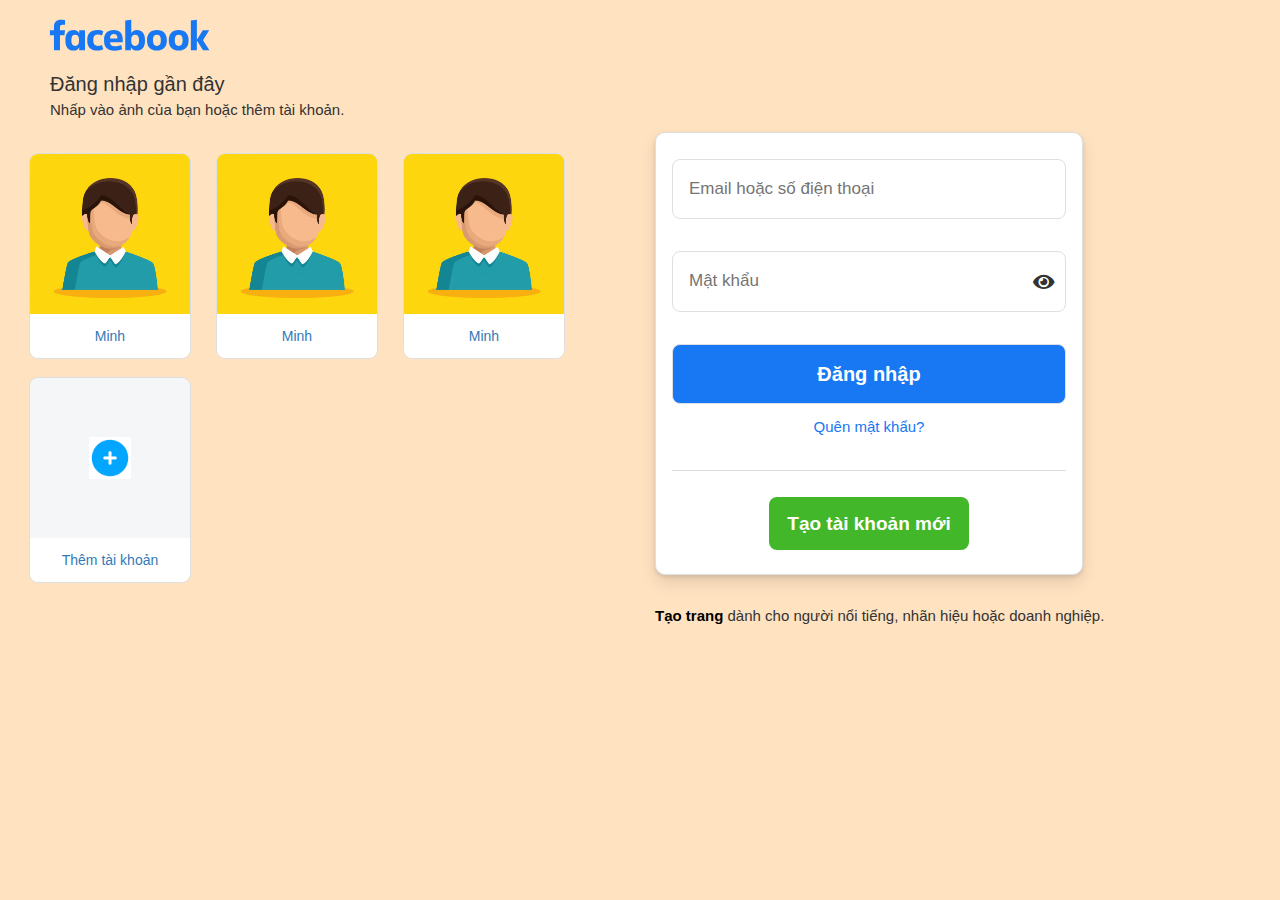
<file: index.html>
<!DOCTYPE html>
<html lang="en">

<head>
    <title>Sub Chat</title>
    <meta charset="utf-8" />
    <meta name="viewport" content="width=device-width, initial-scale=1" />
    <link rel="shortcut icon" href="images/facebook-logo.png" />
    <link rel="stylesheet" href="https://maxcdn.bootstrapcdn.com/bootstrap/3.4.1/css/bootstrap.min.css" />
    <script src="https://ajax.googleapis.com/ajax/libs/jquery/3.5.1/jquery.min.js"></script>
    <script src="https://maxcdn.bootstrapcdn.com/bootstrap/3.4.1/js/bootstrap.min.js"></script>
    <link rel="stylesheet" href="./styles/font/fontawesome-free-5.15.3-web/css/all.css" />
    <link rel="stylesheet" href="styles/index.css" />
    <script src="../javascripts/moment.js"></script>

</head>

<body>
    <div id="header"></div>
    <div class="container-fluid">
        <div id="content"></div>
    </div>
    <div id="footer"></div>
</body>

</html>
<script src="javascripts/user.js"></script>

<script>
    $(document).ready(function() {
        var userId = localStorage.getItem("userId");
        var file = $(location).attr("search").replace("?", "");
        var activeIndex = 0;
        switch (file) {
            default:
                if (userId == null) {
                    file = "login-register";
                } else {
                    file = "home";
                }
        }
        $("#content").load(`pages/${file}.html`);
        if (userId !== null) {
            document.getElementById("content").classList.add("content");
            $("#header").load(`pages/shared/header.html`);
            $("#footer").load(`pages/shared/footer.html`);
        }
    });
</script>
</file>
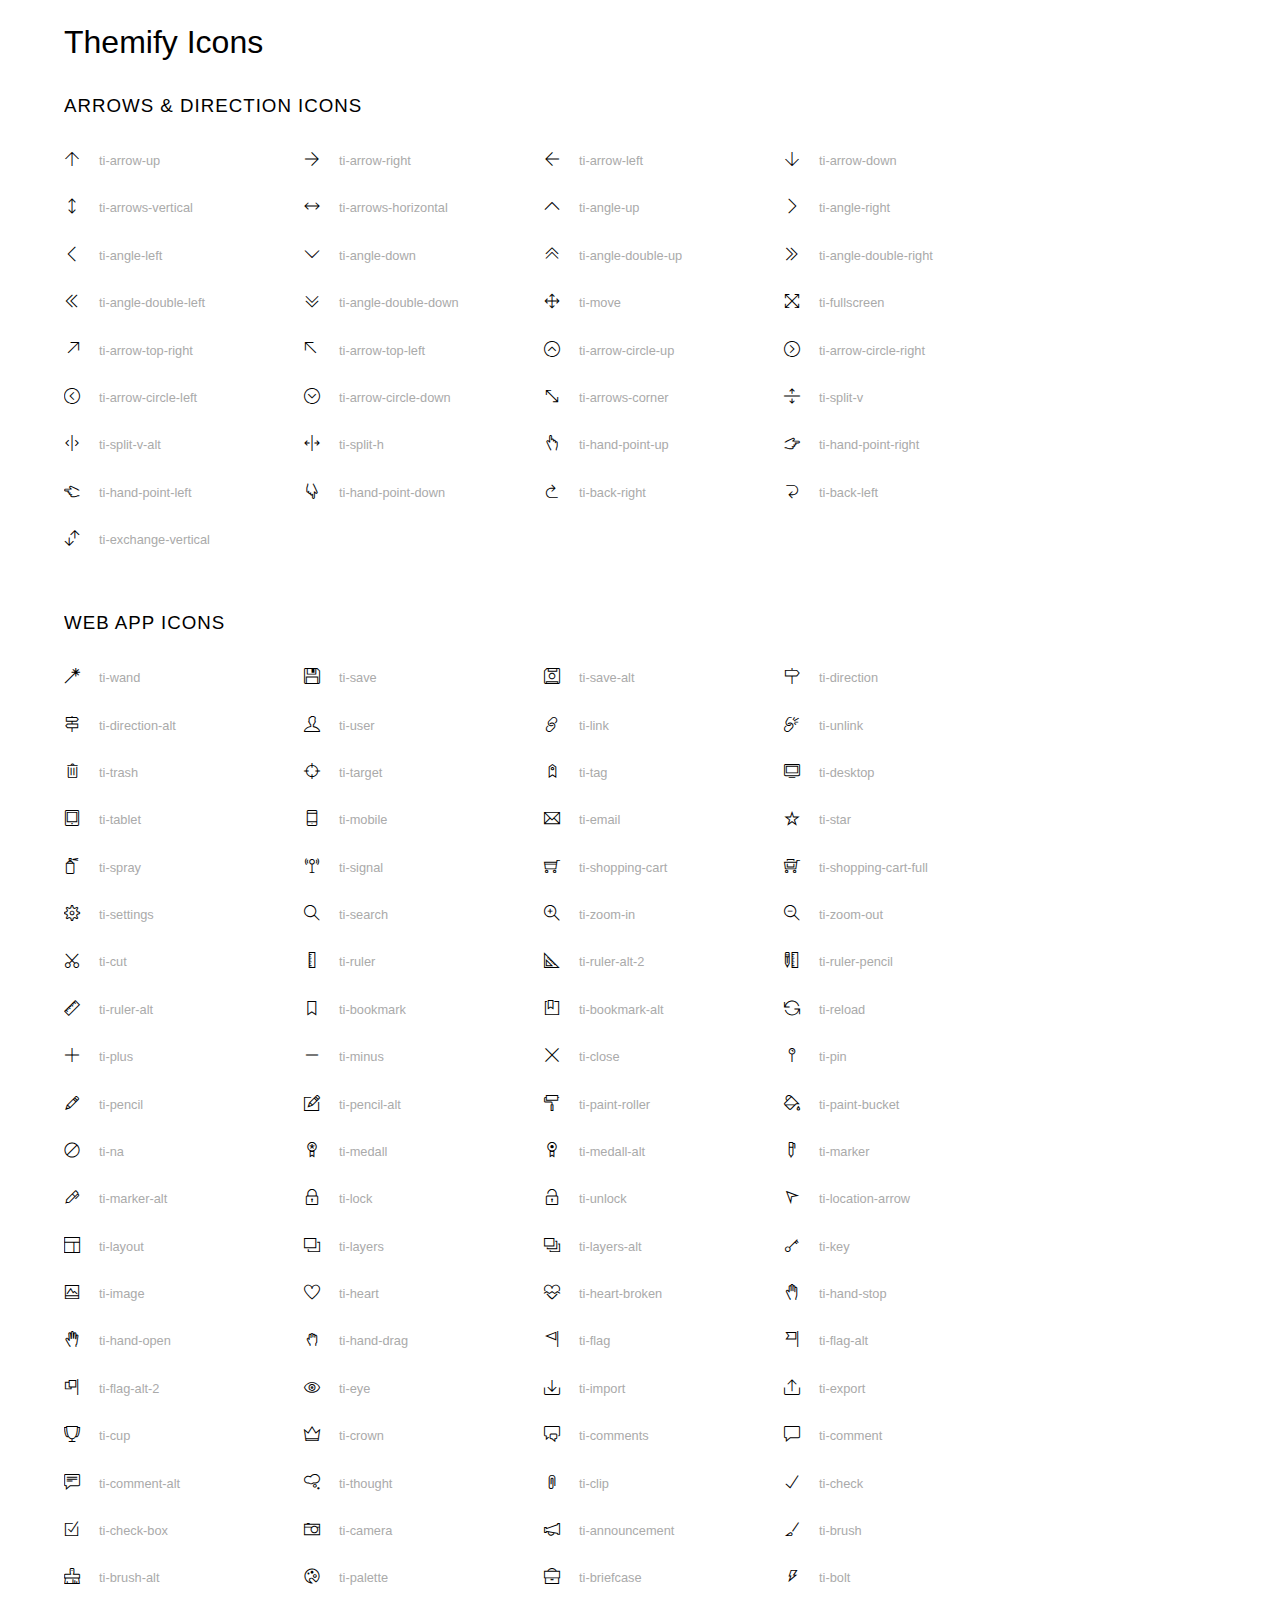
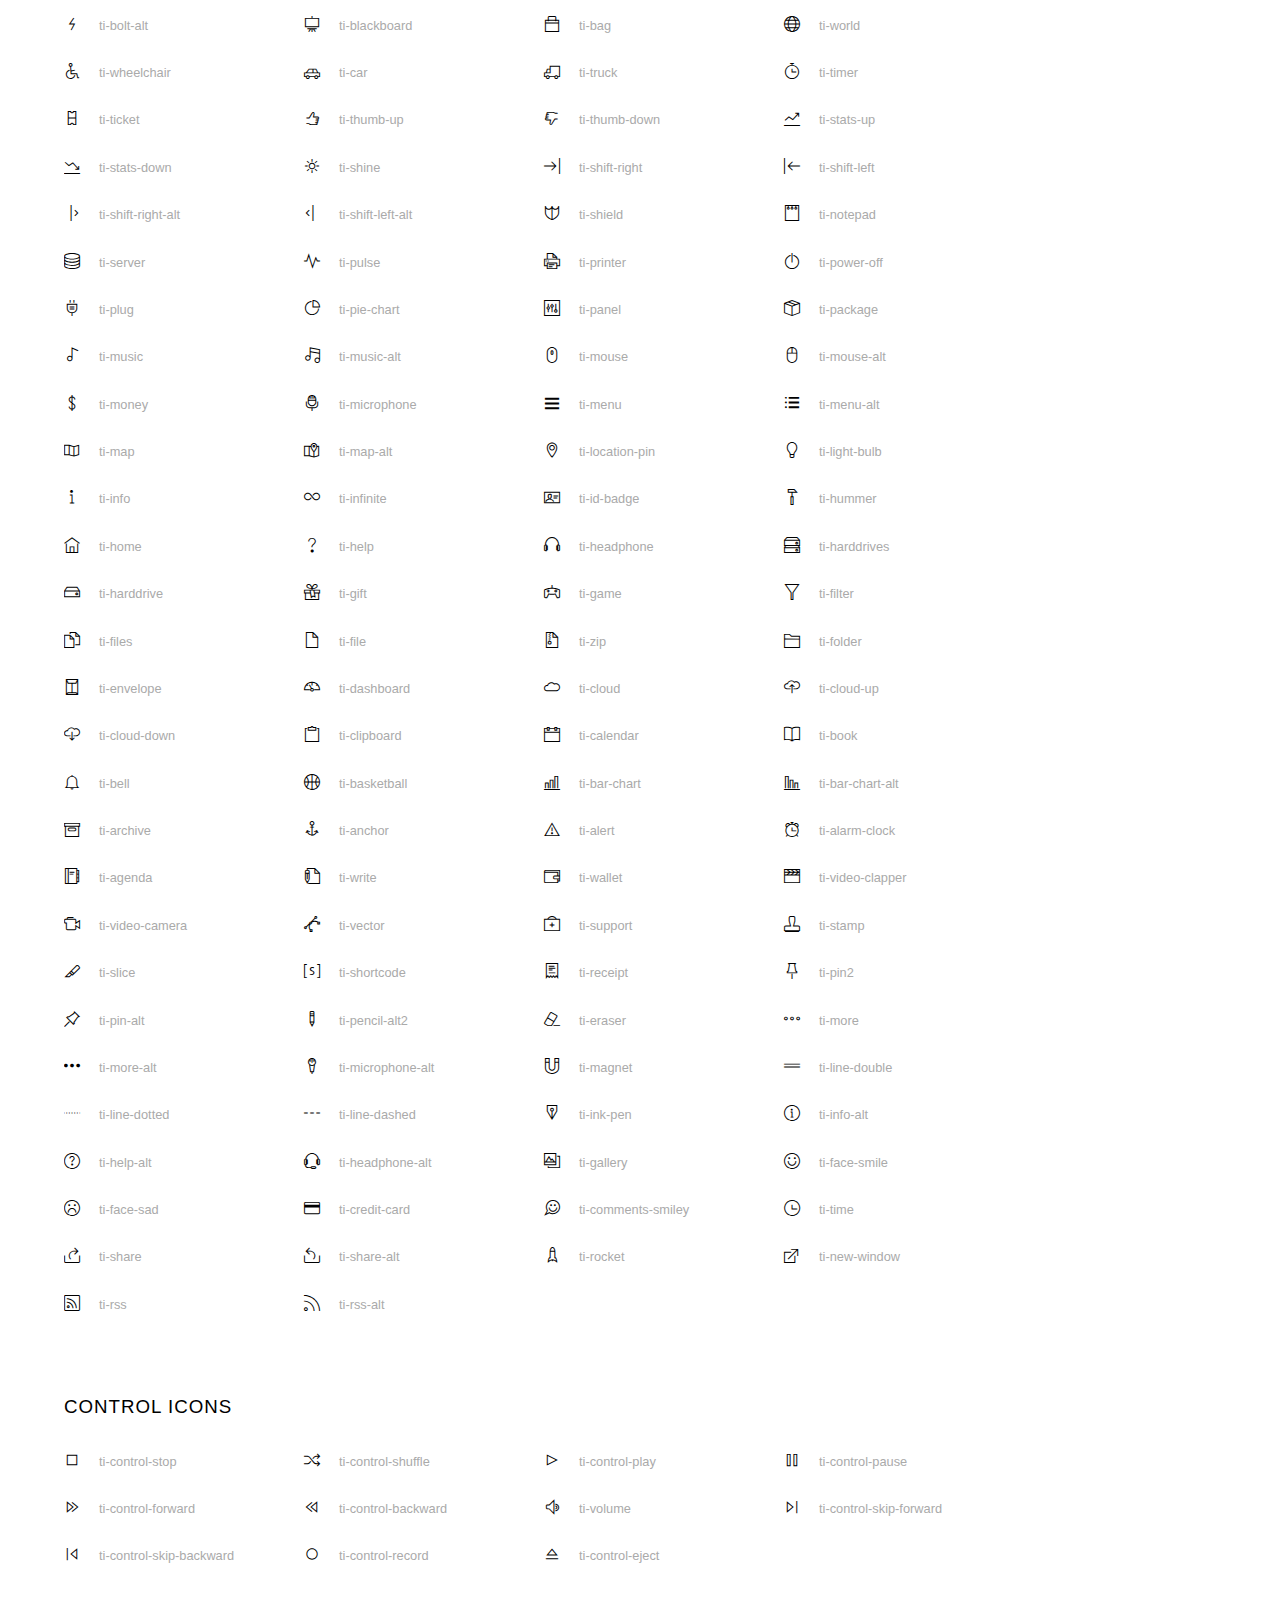
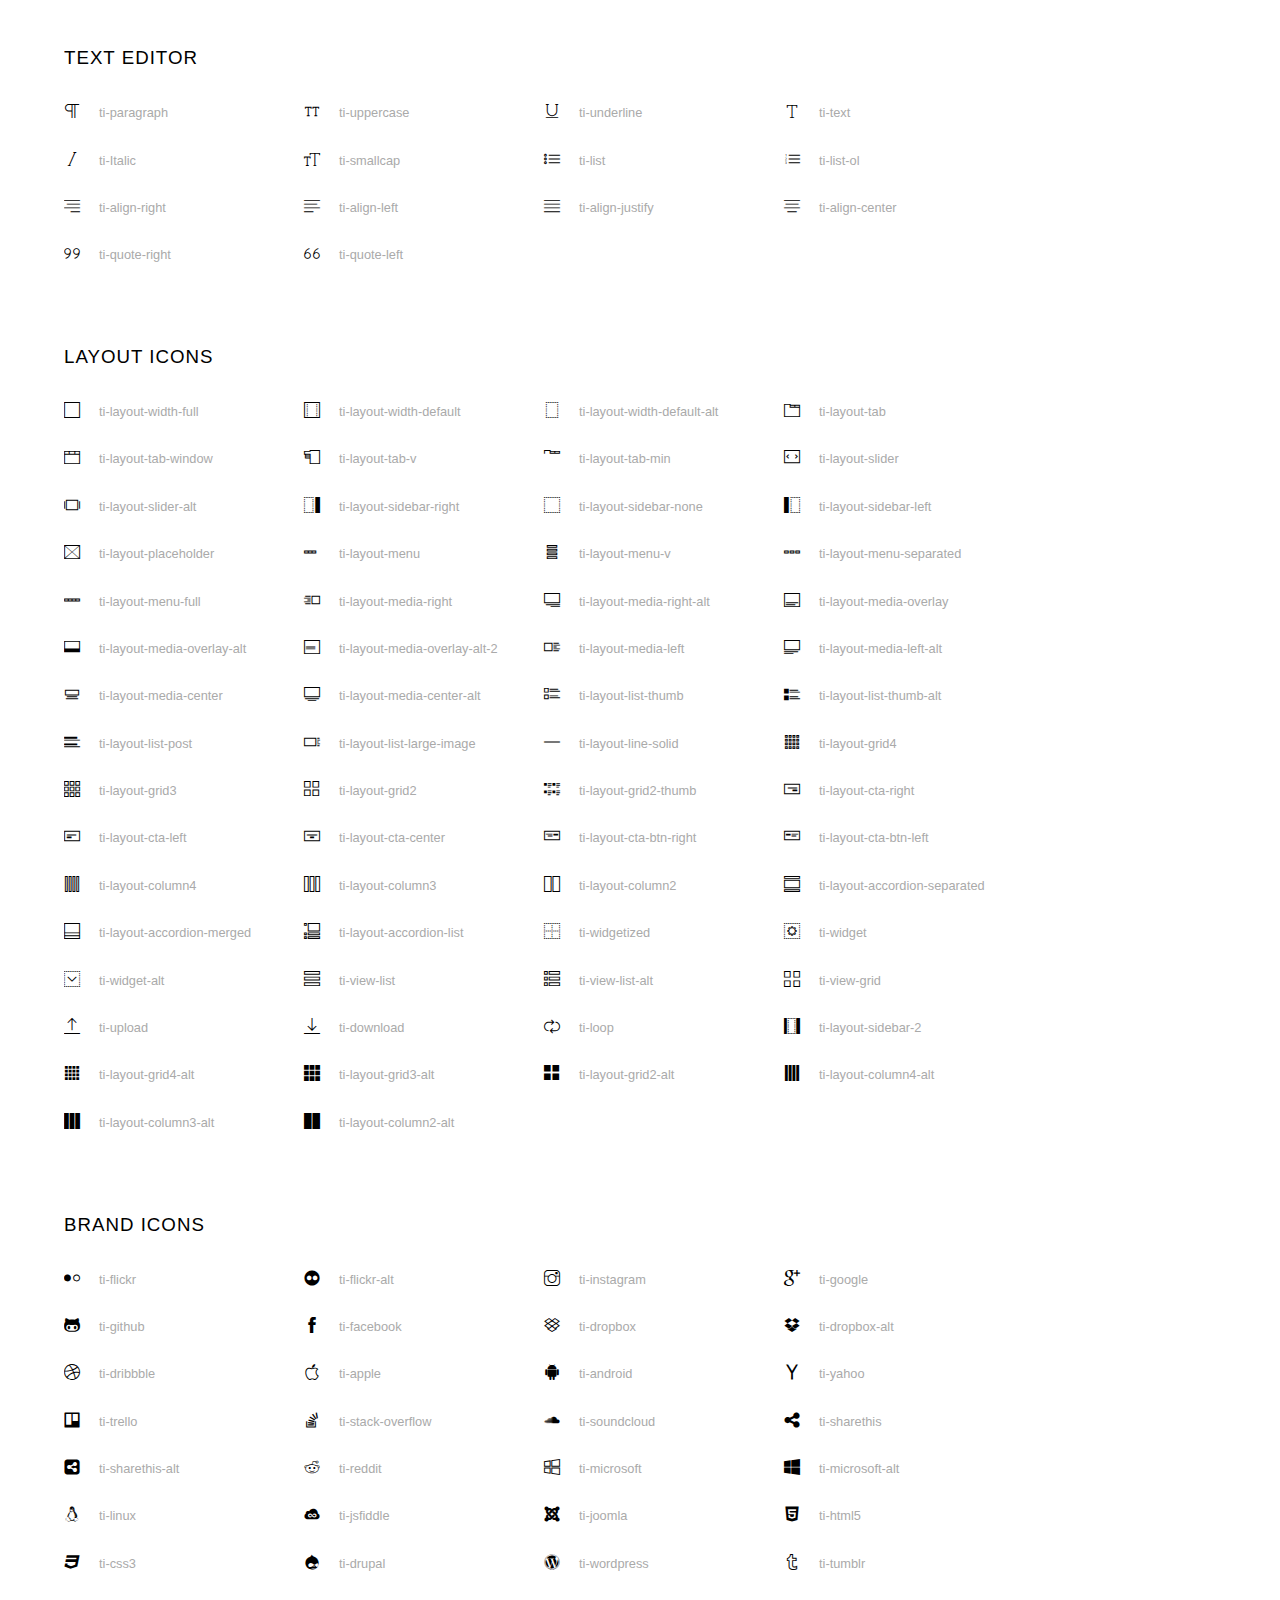
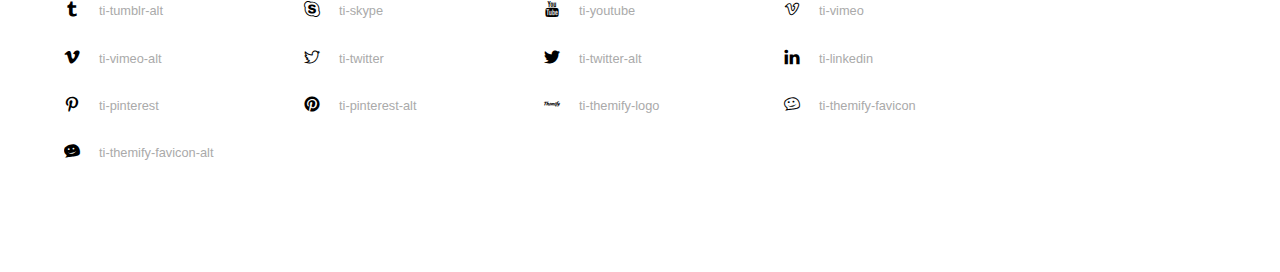
<file: font/themify-icons-font/themify-icons/index.html>
<!doctype html>
<html>
<head>
	<meta charset="utf-8">
	<title>Themify Icon Font</title>
	<meta name="viewport" content="width=device-width">
	<link rel="stylesheet" href="demo-files/demo.css">
	<link rel="stylesheet" href="themify-icons.css">
	<!--[if lt IE 8]><!-->
	<link rel="stylesheet" href="ie7/ie7.css">
	<!--<![endif]-->
</head>
<body>
	<h1>Themify Icons</h1>

	<div class="icon-section">

		<div class="icon-section">
			<h3>Arrows &amp; Direction Icons </h3>

			<div class="icon-container">
				<span class="ti-arrow-up"></span><span class="icon-name"> ti-arrow-up</span>
			</div>
			<div class="icon-container">
				<span class="ti-arrow-right"></span><span class="icon-name"> ti-arrow-right</span>
			</div>
			<div class="icon-container">
				<span class="ti-arrow-left"></span><span class="icon-name"> ti-arrow-left</span>
			</div>
			<div class="icon-container">
				<span class="ti-arrow-down"></span><span class="icon-name"> ti-arrow-down</span>
			</div>
			<div class="icon-container">
				<span class="ti-arrows-vertical"></span><span class="icon-name"> ti-arrows-vertical</span>
			</div>
			<div class="icon-container">
				<span class="ti-arrows-horizontal"></span><span class="icon-name"> ti-arrows-horizontal</span>
			</div>
			<div class="icon-container">
				<span class="ti-angle-up"></span><span class="icon-name"> ti-angle-up</span>
			</div>
			<div class="icon-container">
				<span class="ti-angle-right"></span><span class="icon-name"> ti-angle-right</span>
			</div>
			<div class="icon-container">
				<span class="ti-angle-left"></span><span class="icon-name"> ti-angle-left</span>
			</div>
			<div class="icon-container">
				<span class="ti-angle-down"></span><span class="icon-name"> ti-angle-down</span>
			</div>	
			<div class="icon-container">
				<span class="ti-angle-double-up"></span><span class="icon-name"> ti-angle-double-up</span>
			</div>
			<div class="icon-container">
				<span class="ti-angle-double-right"></span><span class="icon-name"> ti-angle-double-right</span>
			</div>
			<div class="icon-container">
				<span class="ti-angle-double-left"></span><span class="icon-name"> ti-angle-double-left</span>
			</div>
			<div class="icon-container">
				<span class="ti-angle-double-down"></span><span class="icon-name"> ti-angle-double-down</span>
			</div>					
			<div class="icon-container">
				<span class="ti-move"></span><span class="icon-name"> ti-move</span>
			</div>
			<div class="icon-container">
				<span class="ti-fullscreen"></span><span class="icon-name"> ti-fullscreen</span>
			</div>
			<div class="icon-container">
				<span class="ti-arrow-top-right"></span><span class="icon-name"> ti-arrow-top-right</span>
			</div>
			<div class="icon-container">
				<span class="ti-arrow-top-left"></span><span class="icon-name"> ti-arrow-top-left</span>
			</div>
			<div class="icon-container">
				<span class="ti-arrow-circle-up"></span><span class="icon-name"> ti-arrow-circle-up</span>
			</div>
			<div class="icon-container">
				<span class="ti-arrow-circle-right"></span><span class="icon-name"> ti-arrow-circle-right</span>
			</div>
			<div class="icon-container">
				<span class="ti-arrow-circle-left"></span><span class="icon-name"> ti-arrow-circle-left</span>
			</div>
			<div class="icon-container">
				<span class="ti-arrow-circle-down"></span><span class="icon-name"> ti-arrow-circle-down</span>
			</div>
			<div class="icon-container">
				<span class="ti-arrows-corner"></span><span class="icon-name"> ti-arrows-corner</span>
			</div>
			<div class="icon-container">
				<span class="ti-split-v"></span><span class="icon-name"> ti-split-v</span>
			</div>

			<div class="icon-container">
				<span class="ti-split-v-alt"></span><span class="icon-name"> ti-split-v-alt</span>
			</div>
			<div class="icon-container">
				<span class="ti-split-h"></span><span class="icon-name"> ti-split-h</span>
			</div>
			<div class="icon-container">
				<span class="ti-hand-point-up"></span><span class="icon-name"> ti-hand-point-up</span>
			</div>
			<div class="icon-container">
				<span class="ti-hand-point-right"></span><span class="icon-name"> ti-hand-point-right</span>
			</div>
			<div class="icon-container">
				<span class="ti-hand-point-left"></span><span class="icon-name"> ti-hand-point-left</span>
			</div>
			<div class="icon-container">
				<span class="ti-hand-point-down"></span><span class="icon-name"> ti-hand-point-down</span>
			</div>
			<div class="icon-container">
				<span class="ti-back-right"></span><span class="icon-name"> ti-back-right</span>
			</div>
			<div class="icon-container">
				<span class="ti-back-left"></span><span class="icon-name"> ti-back-left</span>
			</div>
			<div class="icon-container">
				<span class="ti-exchange-vertical"></span><span class="icon-name"> ti-exchange-vertical</span>
			</div>

		</div> <!-- Arrows Icons -->



		<h3>Web App Icons</h3>
		
		<div class="icon-section">

			<div class="icon-container">
				<span class="ti-wand"></span><span class="icon-name"> ti-wand</span>
			</div>
			<div class="icon-container">
				<span class="ti-save"></span><span class="icon-name"> ti-save</span>
			</div>
			<div class="icon-container">
				<span class="ti-save-alt"></span><span class="icon-name"> ti-save-alt</span>
			</div>

			<div class="icon-container">
				<span class="ti-direction"></span><span class="icon-name"> ti-direction</span>
			</div>
			<div class="icon-container">
				<span class="ti-direction-alt"></span><span class="icon-name"> ti-direction-alt</span>
			</div>
			<div class="icon-container">
				<span class="ti-user"></span><span class="icon-name"> ti-user</span>
			</div>
			<div class="icon-container">
				<span class="ti-link"></span><span class="icon-name"> ti-link</span>
			</div>
			<div class="icon-container">
				<span class="ti-unlink"></span><span class="icon-name"> ti-unlink</span>
			</div>
			<div class="icon-container">
				<span class="ti-trash"></span><span class="icon-name"> ti-trash</span>
			</div>
			<div class="icon-container">
				<span class="ti-target"></span><span class="icon-name"> ti-target</span>
			</div>
			<div class="icon-container">
				<span class="ti-tag"></span><span class="icon-name"> ti-tag</span>
			</div>
			<div class="icon-container">
				<span class="ti-desktop"></span><span class="icon-name"> ti-desktop</span>
			</div>
			<div class="icon-container">
				<span class="ti-tablet"></span><span class="icon-name"> ti-tablet</span>
			</div>
			<div class="icon-container">
				<span class="ti-mobile"></span><span class="icon-name"> ti-mobile</span>
			</div>
			<div class="icon-container">
				<span class="ti-email"></span><span class="icon-name"> ti-email</span>
			</div>	
			<div class="icon-container">
				<span class="ti-star"></span><span class="icon-name"> ti-star</span>
			</div>
			<div class="icon-container">
				<span class="ti-spray"></span><span class="icon-name"> ti-spray</span>
			</div>
			<div class="icon-container">
				<span class="ti-signal"></span><span class="icon-name"> ti-signal</span>
			</div>
			<div class="icon-container">
				<span class="ti-shopping-cart"></span><span class="icon-name"> ti-shopping-cart</span>
			</div>
			<div class="icon-container">
				<span class="ti-shopping-cart-full"></span><span class="icon-name"> ti-shopping-cart-full</span>
			</div>
			<div class="icon-container">
				<span class="ti-settings"></span><span class="icon-name"> ti-settings</span>
			</div>
			<div class="icon-container">
				<span class="ti-search"></span><span class="icon-name"> ti-search</span>
			</div>
			<div class="icon-container">
				<span class="ti-zoom-in"></span><span class="icon-name"> ti-zoom-in</span>
			</div>
			<div class="icon-container">
				<span class="ti-zoom-out"></span><span class="icon-name"> ti-zoom-out</span>
			</div>
			<div class="icon-container">
				<span class="ti-cut"></span><span class="icon-name"> ti-cut</span>
			</div>
			<div class="icon-container">
				<span class="ti-ruler"></span><span class="icon-name"> ti-ruler</span>
			</div>
			<div class="icon-container">
				<span class="ti-ruler-alt-2"></span><span class="icon-name"> ti-ruler-alt-2</span>
			</div>			
			<div class="icon-container">
				<span class="ti-ruler-pencil"></span><span class="icon-name"> ti-ruler-pencil</span>
			</div>
			<div class="icon-container">
				<span class="ti-ruler-alt"></span><span class="icon-name"> ti-ruler-alt</span>
			</div>
			<div class="icon-container">
				<span class="ti-bookmark"></span><span class="icon-name"> ti-bookmark</span>
			</div>
			<div class="icon-container">
				<span class="ti-bookmark-alt"></span><span class="icon-name"> ti-bookmark-alt</span>
			</div>
			<div class="icon-container">
				<span class="ti-reload"></span><span class="icon-name"> ti-reload</span>
			</div>
			<div class="icon-container">
				<span class="ti-plus"></span><span class="icon-name"> ti-plus</span>
			</div>
			<div class="icon-container">
				<span class="ti-minus"></span><span class="icon-name"> ti-minus</span>
			</div>
			<div class="icon-container">
				<span class="ti-close"></span><span class="icon-name"> ti-close</span>
			</div>			
			<div class="icon-container">
				<span class="ti-pin"></span><span class="icon-name"> ti-pin</span>
			</div>
			<div class="icon-container">
				<span class="ti-pencil"></span><span class="icon-name"> ti-pencil</span>
			</div>
					
		  	<div class="icon-container">
				<span class="ti-pencil-alt"></span><span class="icon-name"> ti-pencil-alt</span>
			</div>
			<div class="icon-container">
				<span class="ti-paint-roller"></span><span class="icon-name"> ti-paint-roller</span>
			</div>
			<div class="icon-container">
				<span class="ti-paint-bucket"></span><span class="icon-name"> ti-paint-bucket</span>
			</div>
			<div class="icon-container">
				<span class="ti-na"></span><span class="icon-name"> ti-na</span>
			</div>
			<div class="icon-container">
				<span class="ti-medall"></span><span class="icon-name"> ti-medall</span>
			</div>
			<div class="icon-container">
				<span class="ti-medall-alt"></span><span class="icon-name"> ti-medall-alt</span>
			</div>
			<div class="icon-container">
				<span class="ti-marker"></span><span class="icon-name"> ti-marker</span>
			</div>
			<div class="icon-container">
				<span class="ti-marker-alt"></span><span class="icon-name"> ti-marker-alt</span>
			</div>

			<div class="icon-container">
				<span class="ti-lock"></span><span class="icon-name"> ti-lock</span>
			</div>
			<div class="icon-container">
				<span class="ti-unlock"></span><span class="icon-name"> ti-unlock</span>
			</div>
			<div class="icon-container">
				<span class="ti-location-arrow"></span><span class="icon-name"> ti-location-arrow</span>
			</div>
			<div class="icon-container">
				<span class="ti-layout"></span><span class="icon-name"> ti-layout</span>
			</div>
			<div class="icon-container">
				<span class="ti-layers"></span><span class="icon-name"> ti-layers</span>
			</div>
			<div class="icon-container">
				<span class="ti-layers-alt"></span><span class="icon-name"> ti-layers-alt</span>
			</div>
			<div class="icon-container">
				<span class="ti-key"></span><span class="icon-name"> ti-key</span>
			</div>
			<div class="icon-container">
				<span class="ti-image"></span><span class="icon-name"> ti-image</span>
			</div>
			<div class="icon-container">
				<span class="ti-heart"></span><span class="icon-name"> ti-heart</span>
			</div>
			<div class="icon-container">
				<span class="ti-heart-broken"></span><span class="icon-name"> ti-heart-broken</span>
			</div>
			<div class="icon-container">
				<span class="ti-hand-stop"></span><span class="icon-name"> ti-hand-stop</span>
			</div>
			<div class="icon-container">
				<span class="ti-hand-open"></span><span class="icon-name"> ti-hand-open</span>
			</div>
			<div class="icon-container">
				<span class="ti-hand-drag"></span><span class="icon-name"> ti-hand-drag</span>
			</div>
			<div class="icon-container">
				<span class="ti-flag"></span><span class="icon-name"> ti-flag</span>
			</div>
			<div class="icon-container">
				<span class="ti-flag-alt"></span><span class="icon-name"> ti-flag-alt</span>
			</div>
			<div class="icon-container">
				<span class="ti-flag-alt-2"></span><span class="icon-name"> ti-flag-alt-2</span>
			</div>
			<div class="icon-container">
				<span class="ti-eye"></span><span class="icon-name"> ti-eye</span>
			</div>
			<div class="icon-container">
				<span class="ti-import"></span><span class="icon-name"> ti-import</span>
			</div>			
			<div class="icon-container">
				<span class="ti-export"></span><span class="icon-name"> ti-export</span>
			</div>
			<div class="icon-container">
				<span class="ti-cup"></span><span class="icon-name"> ti-cup</span>
			</div>
			<div class="icon-container">
				<span class="ti-crown"></span><span class="icon-name"> ti-crown</span>
			</div>
			<div class="icon-container">
				<span class="ti-comments"></span><span class="icon-name"> ti-comments</span>
			</div>
			<div class="icon-container">
				<span class="ti-comment"></span><span class="icon-name"> ti-comment</span>
			</div>
			<div class="icon-container">
				<span class="ti-comment-alt"></span><span class="icon-name"> ti-comment-alt</span>
			</div>
			<div class="icon-container">
				<span class="ti-thought"></span><span class="icon-name"> ti-thought</span>
			</div>			
			<div class="icon-container">
				<span class="ti-clip"></span><span class="icon-name"> ti-clip</span>
			</div>

			<div class="icon-container">
				<span class="ti-check"></span><span class="icon-name"> ti-check</span>
			</div>
			<div class="icon-container">
				<span class="ti-check-box"></span><span class="icon-name"> ti-check-box</span>
			</div>
			<div class="icon-container">
				<span class="ti-camera"></span><span class="icon-name"> ti-camera</span>
			</div>
			<div class="icon-container">
				<span class="ti-announcement"></span><span class="icon-name"> ti-announcement</span>
			</div>
			<div class="icon-container">
				<span class="ti-brush"></span><span class="icon-name"> ti-brush</span>
			</div>
			<div class="icon-container">
				<span class="ti-brush-alt"></span><span class="icon-name"> ti-brush-alt</span>
			</div>
			<div class="icon-container">
				<span class="ti-palette"></span><span class="icon-name"> ti-palette</span>
			</div>			
			<div class="icon-container">
				<span class="ti-briefcase"></span><span class="icon-name"> ti-briefcase</span>
			</div>
			<div class="icon-container">
				<span class="ti-bolt"></span><span class="icon-name"> ti-bolt</span>
			</div>
			<div class="icon-container">
				<span class="ti-bolt-alt"></span><span class="icon-name"> ti-bolt-alt</span>
			</div>
			<div class="icon-container">
				<span class="ti-blackboard"></span><span class="icon-name"> ti-blackboard</span>
			</div>
			<div class="icon-container">
				<span class="ti-bag"></span><span class="icon-name"> ti-bag</span>
			</div>
			<div class="icon-container">
				<span class="ti-world"></span><span class="icon-name"> ti-world</span>
			</div>
			<div class="icon-container">
				<span class="ti-wheelchair"></span><span class="icon-name"> ti-wheelchair</span>
			</div>
			<div class="icon-container">
				<span class="ti-car"></span><span class="icon-name"> ti-car</span>
			</div>
			<div class="icon-container">
				<span class="ti-truck"></span><span class="icon-name"> ti-truck</span>
			</div>
			<div class="icon-container">
				<span class="ti-timer"></span><span class="icon-name"> ti-timer</span>
			</div>
			<div class="icon-container">
				<span class="ti-ticket"></span><span class="icon-name"> ti-ticket</span>
			</div>
			<div class="icon-container">
				<span class="ti-thumb-up"></span><span class="icon-name"> ti-thumb-up</span>
			</div>
			<div class="icon-container">
				<span class="ti-thumb-down"></span><span class="icon-name"> ti-thumb-down</span>
			</div>

			<div class="icon-container">
				<span class="ti-stats-up"></span><span class="icon-name"> ti-stats-up</span>
			</div>
			<div class="icon-container">
				<span class="ti-stats-down"></span><span class="icon-name"> ti-stats-down</span>
			</div>
			<div class="icon-container">
				<span class="ti-shine"></span><span class="icon-name"> ti-shine</span>
			</div>
			<div class="icon-container">
				<span class="ti-shift-right"></span><span class="icon-name"> ti-shift-right</span>
			</div>
			<div class="icon-container">
				<span class="ti-shift-left"></span><span class="icon-name"> ti-shift-left</span>
			</div>

			<div class="icon-container">
				<span class="ti-shift-right-alt"></span><span class="icon-name"> ti-shift-right-alt</span>
			</div>
			<div class="icon-container">
				<span class="ti-shift-left-alt"></span><span class="icon-name"> ti-shift-left-alt</span>
			</div>
			<div class="icon-container">
				<span class="ti-shield"></span><span class="icon-name"> ti-shield</span>
			</div>
			<div class="icon-container">
				<span class="ti-notepad"></span><span class="icon-name"> ti-notepad</span>
			</div>
			<div class="icon-container">
				<span class="ti-server"></span><span class="icon-name"> ti-server</span>
			</div>

			<div class="icon-container">
				<span class="ti-pulse"></span><span class="icon-name"> ti-pulse</span>
			</div>
			<div class="icon-container">
				<span class="ti-printer"></span><span class="icon-name"> ti-printer</span>
			</div>
			<div class="icon-container">
				<span class="ti-power-off"></span><span class="icon-name"> ti-power-off</span>
			</div>
			<div class="icon-container">
				<span class="ti-plug"></span><span class="icon-name"> ti-plug</span>
			</div>
			<div class="icon-container">
				<span class="ti-pie-chart"></span><span class="icon-name"> ti-pie-chart</span>
			</div>

			<div class="icon-container">
				<span class="ti-panel"></span><span class="icon-name"> ti-panel</span>
			</div>
			<div class="icon-container">
				<span class="ti-package"></span><span class="icon-name"> ti-package</span>
			</div>
			<div class="icon-container">
				<span class="ti-music"></span><span class="icon-name"> ti-music</span>
			</div>
			<div class="icon-container">
				<span class="ti-music-alt"></span><span class="icon-name"> ti-music-alt</span>
			</div>
			<div class="icon-container">
				<span class="ti-mouse"></span><span class="icon-name"> ti-mouse</span>
			</div>
			<div class="icon-container">
				<span class="ti-mouse-alt"></span><span class="icon-name"> ti-mouse-alt</span>
			</div>
			<div class="icon-container">
				<span class="ti-money"></span><span class="icon-name"> ti-money</span>
			</div>
			<div class="icon-container">
				<span class="ti-microphone"></span><span class="icon-name"> ti-microphone</span>
			</div>
			<div class="icon-container">
				<span class="ti-menu"></span><span class="icon-name"> ti-menu</span>
			</div>
			<div class="icon-container">
				<span class="ti-menu-alt"></span><span class="icon-name"> ti-menu-alt</span>
			</div>
			<div class="icon-container">
				<span class="ti-map"></span><span class="icon-name"> ti-map</span>
			</div>
			<div class="icon-container">
				<span class="ti-map-alt"></span><span class="icon-name"> ti-map-alt</span>
			</div>

			<div class="icon-container">
				<span class="ti-location-pin"></span><span class="icon-name"> ti-location-pin</span>
			</div>

			<div class="icon-container">
				<span class="ti-light-bulb"></span><span class="icon-name"> ti-light-bulb</span>
			</div>
			<div class="icon-container">
				<span class="ti-info"></span><span class="icon-name"> ti-info</span>
			</div>
			<div class="icon-container">
				<span class="ti-infinite"></span><span class="icon-name"> ti-infinite</span>
			</div>
			<div class="icon-container">
				<span class="ti-id-badge"></span><span class="icon-name"> ti-id-badge</span>
			</div>
			<div class="icon-container">
				<span class="ti-hummer"></span><span class="icon-name"> ti-hummer</span>
			</div>
			<div class="icon-container">
				<span class="ti-home"></span><span class="icon-name"> ti-home</span>
			</div>
			<div class="icon-container">
				<span class="ti-help"></span><span class="icon-name"> ti-help</span>
			</div>
			<div class="icon-container">
				<span class="ti-headphone"></span><span class="icon-name"> ti-headphone</span>
			</div>
			<div class="icon-container">
				<span class="ti-harddrives"></span><span class="icon-name"> ti-harddrives</span>
			</div>
			<div class="icon-container">
				<span class="ti-harddrive"></span><span class="icon-name"> ti-harddrive</span>
			</div>
			<div class="icon-container">
				<span class="ti-gift"></span><span class="icon-name"> ti-gift</span>
			</div>
			<div class="icon-container">
				<span class="ti-game"></span><span class="icon-name"> ti-game</span>
			</div>
			<div class="icon-container">
				<span class="ti-filter"></span><span class="icon-name"> ti-filter</span>
			</div>
			<div class="icon-container">
				<span class="ti-files"></span><span class="icon-name"> ti-files</span>
			</div>
			<div class="icon-container">
				<span class="ti-file"></span><span class="icon-name"> ti-file</span>
			</div>
			<div class="icon-container">
				<span class="ti-zip"></span><span class="icon-name"> ti-zip</span>
			</div>
			<div class="icon-container">
				<span class="ti-folder"></span><span class="icon-name"> ti-folder</span>
			</div>			
			<div class="icon-container">
				<span class="ti-envelope"></span><span class="icon-name"> ti-envelope</span>
			</div>


			<div class="icon-container">
				<span class="ti-dashboard"></span><span class="icon-name"> ti-dashboard</span>
			</div>
			<div class="icon-container">
				<span class="ti-cloud"></span><span class="icon-name"> ti-cloud</span>
			</div>
			<div class="icon-container">
				<span class="ti-cloud-up"></span><span class="icon-name"> ti-cloud-up</span>
			</div>
			<div class="icon-container">
				<span class="ti-cloud-down"></span><span class="icon-name"> ti-cloud-down</span>
			</div>
			<div class="icon-container">
				<span class="ti-clipboard"></span><span class="icon-name"> ti-clipboard</span>
			</div>
			<div class="icon-container">
				<span class="ti-calendar"></span><span class="icon-name"> ti-calendar</span>
			</div>
			<div class="icon-container">
				<span class="ti-book"></span><span class="icon-name"> ti-book</span>
			</div>
			<div class="icon-container">
				<span class="ti-bell"></span><span class="icon-name"> ti-bell</span>
			</div>
			<div class="icon-container">
				<span class="ti-basketball"></span><span class="icon-name"> ti-basketball</span>
			</div>
			<div class="icon-container">
				<span class="ti-bar-chart"></span><span class="icon-name"> ti-bar-chart</span>
			</div>
			<div class="icon-container">
				<span class="ti-bar-chart-alt"></span><span class="icon-name"> ti-bar-chart-alt</span>
			</div>


			<div class="icon-container">
				<span class="ti-archive"></span><span class="icon-name"> ti-archive</span>
			</div>
			<div class="icon-container">
				<span class="ti-anchor"></span><span class="icon-name"> ti-anchor</span>
			</div>

			<div class="icon-container">
				<span class="ti-alert"></span><span class="icon-name"> ti-alert</span>
			</div>
			<div class="icon-container">
				<span class="ti-alarm-clock"></span><span class="icon-name"> ti-alarm-clock</span>
			</div>
			<div class="icon-container">
				<span class="ti-agenda"></span><span class="icon-name"> ti-agenda</span>
			</div>
			<div class="icon-container">
				<span class="ti-write"></span><span class="icon-name"> ti-write</span>
			</div>

			<div class="icon-container">
				<span class="ti-wallet"></span><span class="icon-name"> ti-wallet</span>
			</div>
			<div class="icon-container">
				<span class="ti-video-clapper"></span><span class="icon-name"> ti-video-clapper</span>
			</div>
			<div class="icon-container">
				<span class="ti-video-camera"></span><span class="icon-name"> ti-video-camera</span>
			</div>
			<div class="icon-container">
				<span class="ti-vector"></span><span class="icon-name"> ti-vector</span>
			</div>

			<div class="icon-container">
				<span class="ti-support"></span><span class="icon-name"> ti-support</span>
			</div>
			<div class="icon-container">
				<span class="ti-stamp"></span><span class="icon-name"> ti-stamp</span>
			</div>
			<div class="icon-container">
				<span class="ti-slice"></span><span class="icon-name"> ti-slice</span>
			</div>
			<div class="icon-container">
				<span class="ti-shortcode"></span><span class="icon-name"> ti-shortcode</span>
			</div>
			<div class="icon-container">
				<span class="ti-receipt"></span><span class="icon-name"> ti-receipt</span>
			</div>
			<div class="icon-container">
				<span class="ti-pin2"></span><span class="icon-name"> ti-pin2</span>
			</div>
			<div class="icon-container">
				<span class="ti-pin-alt"></span><span class="icon-name"> ti-pin-alt</span>
			</div>
			<div class="icon-container">
				<span class="ti-pencil-alt2"></span><span class="icon-name"> ti-pencil-alt2</span>
			</div>
			<div class="icon-container">
				<span class="ti-eraser"></span><span class="icon-name"> ti-eraser</span>
			</div>			
			<div class="icon-container">
				<span class="ti-more"></span><span class="icon-name"> ti-more</span>
			</div>
			<div class="icon-container">
				<span class="ti-more-alt"></span><span class="icon-name"> ti-more-alt</span>
			</div>
			<div class="icon-container">
				<span class="ti-microphone-alt"></span><span class="icon-name"> ti-microphone-alt</span>
			</div>
			<div class="icon-container">
				<span class="ti-magnet"></span><span class="icon-name"> ti-magnet</span>
			</div>
			<div class="icon-container">
				<span class="ti-line-double"></span><span class="icon-name"> ti-line-double</span>
			</div>
			<div class="icon-container">
				<span class="ti-line-dotted"></span><span class="icon-name"> ti-line-dotted</span>
			</div>
			<div class="icon-container">
				<span class="ti-line-dashed"></span><span class="icon-name"> ti-line-dashed</span>
			</div>

			<div class="icon-container">
				<span class="ti-ink-pen"></span><span class="icon-name"> ti-ink-pen</span>
			</div>
			<div class="icon-container">
				<span class="ti-info-alt"></span><span class="icon-name"> ti-info-alt</span>
			</div>
			<div class="icon-container">
				<span class="ti-help-alt"></span><span class="icon-name"> ti-help-alt</span>
			</div>
			<div class="icon-container">
				<span class="ti-headphone-alt"></span><span class="icon-name"> ti-headphone-alt</span>
			</div>

			<div class="icon-container">
				<span class="ti-gallery"></span><span class="icon-name"> ti-gallery</span>
			</div>
			<div class="icon-container">
				<span class="ti-face-smile"></span><span class="icon-name"> ti-face-smile</span>
			</div>
			<div class="icon-container">
				<span class="ti-face-sad"></span><span class="icon-name"> ti-face-sad</span>
			</div>
			<div class="icon-container">
				<span class="ti-credit-card"></span><span class="icon-name"> ti-credit-card</span>
			</div>
			<div class="icon-container">
				<span class="ti-comments-smiley"></span><span class="icon-name"> ti-comments-smiley</span>
			</div>
			<div class="icon-container">
				<span class="ti-time"></span><span class="icon-name"> ti-time</span>
			</div>
			<div class="icon-container">
				<span class="ti-share"></span><span class="icon-name"> ti-share</span>
			</div>
			<div class="icon-container">
				<span class="ti-share-alt"></span><span class="icon-name"> ti-share-alt</span>
			</div>
			<div class="icon-container">
				<span class="ti-rocket"></span><span class="icon-name"> ti-rocket</span>
			</div>

			<div class="icon-container">
				<span class="ti-new-window"></span><span class="icon-name"> ti-new-window</span>
			</div>

			<div class="icon-container">
				<span class="ti-rss"></span><span class="icon-name"> ti-rss</span>
			</div>

			<div class="icon-container">
				<span class="ti-rss-alt"></span><span class="icon-name"> ti-rss-alt</span>
			</div>
			
		</div><!-- Web App Icons -->


		<div class="icon-section">
			<h3>Control Icons</h3>
			<div class="icon-container">
				<span class="ti-control-stop"></span><span class="icon-name"> ti-control-stop</span>
			</div>
			<div class="icon-container">
				<span class="ti-control-shuffle"></span><span class="icon-name"> ti-control-shuffle</span>
			</div>
			<div class="icon-container">
				<span class="ti-control-play"></span><span class="icon-name"> ti-control-play</span>
			</div>
			<div class="icon-container">
				<span class="ti-control-pause"></span><span class="icon-name"> ti-control-pause</span>
			</div>
			<div class="icon-container">
				<span class="ti-control-forward"></span><span class="icon-name"> ti-control-forward</span>
			</div>
			<div class="icon-container">
				<span class="ti-control-backward"></span><span class="icon-name"> ti-control-backward</span>
			</div>	
			<div class="icon-container">
				<span class="ti-volume"></span><span class="icon-name"> ti-volume</span>
			</div>
			<div class="icon-container">
				<span class="ti-control-skip-forward"></span><span class="icon-name"> ti-control-skip-forward</span>
			</div>
			<div class="icon-container">
				<span class="ti-control-skip-backward"></span><span class="icon-name"> ti-control-skip-backward</span>
			</div>
			<div class="icon-container">
				<span class="ti-control-record"></span><span class="icon-name"> ti-control-record</span>
			</div>
			<div class="icon-container">
				<span class="ti-control-eject"></span><span class="icon-name"> ti-control-eject</span>
			</div>			
		</div> <!-- Control Icons -->


		<div class="icon-section">
			<h3>Text Editor</h3>

			<div class="icon-container">
				<span class="ti-paragraph"></span><span class="icon-name"> ti-paragraph</span>
			</div>
			<div class="icon-container">
				<span class="ti-uppercase"></span><span class="icon-name"> ti-uppercase</span>
			</div>

			<div class="icon-container">
				<span class="ti-underline"></span><span class="icon-name"> ti-underline</span>
			</div>
			<div class="icon-container">
				<span class="ti-text"></span><span class="icon-name"> ti-text</span>
			</div>
			<div class="icon-container">
				<span class="ti-Italic"></span><span class="icon-name"> ti-Italic</span>
			</div>
			<div class="icon-container">
				<span class="ti-smallcap"></span><span class="icon-name"> ti-smallcap</span>
			</div>
			<div class="icon-container">
				<span class="ti-list"></span><span class="icon-name"> ti-list</span>
			</div>
			<div class="icon-container">
				<span class="ti-list-ol"></span><span class="icon-name"> ti-list-ol</span>
			</div>
			<div class="icon-container">
				<span class="ti-align-right"></span><span class="icon-name"> ti-align-right</span>
			</div>
			<div class="icon-container">
				<span class="ti-align-left"></span><span class="icon-name"> ti-align-left</span>
			</div>
			<div class="icon-container">
				<span class="ti-align-justify"></span><span class="icon-name"> ti-align-justify</span>
			</div>
			<div class="icon-container">
				<span class="ti-align-center"></span><span class="icon-name"> ti-align-center</span>
			</div>
			<div class="icon-container">
				<span class="ti-quote-right"></span><span class="icon-name"> ti-quote-right</span>
			</div>
			<div class="icon-container">
				<span class="ti-quote-left"></span><span class="icon-name"> ti-quote-left</span>
			</div>

		</div> <!-- Text Editor -->



		<div class="icon-section">
			<h3>Layout Icons</h3>
			<div class="icon-container">
				<span class="ti-layout-width-full"></span><span class="icon-name"> ti-layout-width-full</span>
			</div>
			<div class="icon-container">
				<span class="ti-layout-width-default"></span><span class="icon-name"> ti-layout-width-default</span>
			</div>
			<div class="icon-container">
				<span class="ti-layout-width-default-alt"></span><span class="icon-name"> ti-layout-width-default-alt</span>
			</div>
			<div class="icon-container">
				<span class="ti-layout-tab"></span><span class="icon-name"> ti-layout-tab</span>
			</div>
			<div class="icon-container">
				<span class="ti-layout-tab-window"></span><span class="icon-name"> ti-layout-tab-window</span>
			</div>
			<div class="icon-container">
				<span class="ti-layout-tab-v"></span><span class="icon-name"> ti-layout-tab-v</span>
			</div>
			<div class="icon-container">
				<span class="ti-layout-tab-min"></span><span class="icon-name"> ti-layout-tab-min</span>
			</div>
			<div class="icon-container">
				<span class="ti-layout-slider"></span><span class="icon-name"> ti-layout-slider</span>
			</div>
			<div class="icon-container">
				<span class="ti-layout-slider-alt"></span><span class="icon-name"> ti-layout-slider-alt</span>
			</div>
			<div class="icon-container">
				<span class="ti-layout-sidebar-right"></span><span class="icon-name"> ti-layout-sidebar-right</span>
			</div>
			<div class="icon-container">
				<span class="ti-layout-sidebar-none"></span><span class="icon-name"> ti-layout-sidebar-none</span>
			</div>
			<div class="icon-container">
				<span class="ti-layout-sidebar-left"></span><span class="icon-name"> ti-layout-sidebar-left</span>
			</div>
			<div class="icon-container">
				<span class="ti-layout-placeholder"></span><span class="icon-name"> ti-layout-placeholder</span>
			</div>
			<div class="icon-container">
				<span class="ti-layout-menu"></span><span class="icon-name"> ti-layout-menu</span>
			</div>
			<div class="icon-container">
				<span class="ti-layout-menu-v"></span><span class="icon-name"> ti-layout-menu-v</span>
			</div>
			<div class="icon-container">
				<span class="ti-layout-menu-separated"></span><span class="icon-name"> ti-layout-menu-separated</span>
			</div>
			<div class="icon-container">
				<span class="ti-layout-menu-full"></span><span class="icon-name"> ti-layout-menu-full</span>
			</div>
			<div class="icon-container">
				<span class="ti-layout-media-right"></span><span class="icon-name"> ti-layout-media-right</span>
			</div>
			<div class="icon-container">
				<span class="ti-layout-media-right-alt"></span><span class="icon-name"> ti-layout-media-right-alt</span>
			</div>
			<div class="icon-container">
				<span class="ti-layout-media-overlay"></span><span class="icon-name"> ti-layout-media-overlay</span>
			</div>
			<div class="icon-container">
				<span class="ti-layout-media-overlay-alt"></span><span class="icon-name"> ti-layout-media-overlay-alt</span>
			</div>
			<div class="icon-container">
				<span class="ti-layout-media-overlay-alt-2"></span><span class="icon-name"> ti-layout-media-overlay-alt-2</span>
			</div>
			<div class="icon-container">
				<span class="ti-layout-media-left"></span><span class="icon-name"> ti-layout-media-left</span>
			</div>
			<div class="icon-container">
				<span class="ti-layout-media-left-alt"></span><span class="icon-name"> ti-layout-media-left-alt</span>
			</div>
			<div class="icon-container">
				<span class="ti-layout-media-center"></span><span class="icon-name"> ti-layout-media-center</span>
			</div>
			<div class="icon-container">
				<span class="ti-layout-media-center-alt"></span><span class="icon-name"> ti-layout-media-center-alt</span>
			</div>
			<div class="icon-container">
				<span class="ti-layout-list-thumb"></span><span class="icon-name"> ti-layout-list-thumb</span>
			</div>
			<div class="icon-container">
				<span class="ti-layout-list-thumb-alt"></span><span class="icon-name"> ti-layout-list-thumb-alt</span>
			</div>
			<div class="icon-container">
				<span class="ti-layout-list-post"></span><span class="icon-name"> ti-layout-list-post</span>
			</div>
			<div class="icon-container">
				<span class="ti-layout-list-large-image"></span><span class="icon-name"> ti-layout-list-large-image</span>
			</div>
			<div class="icon-container">
				<span class="ti-layout-line-solid"></span><span class="icon-name"> ti-layout-line-solid</span>
			</div>
			<div class="icon-container">
				<span class="ti-layout-grid4"></span><span class="icon-name"> ti-layout-grid4</span>
			</div>
			<div class="icon-container">
				<span class="ti-layout-grid3"></span><span class="icon-name"> ti-layout-grid3</span>
			</div>
			<div class="icon-container">
				<span class="ti-layout-grid2"></span><span class="icon-name"> ti-layout-grid2</span>
			</div>
			<div class="icon-container">
				<span class="ti-layout-grid2-thumb"></span><span class="icon-name"> ti-layout-grid2-thumb</span>
			</div>
			<div class="icon-container">
				<span class="ti-layout-cta-right"></span><span class="icon-name"> ti-layout-cta-right</span>
			</div>
			<div class="icon-container">
				<span class="ti-layout-cta-left"></span><span class="icon-name"> ti-layout-cta-left</span>
			</div>
			<div class="icon-container">
				<span class="ti-layout-cta-center"></span><span class="icon-name"> ti-layout-cta-center</span>
			</div>
			<div class="icon-container">
				<span class="ti-layout-cta-btn-right"></span><span class="icon-name"> ti-layout-cta-btn-right</span>
			</div>
			<div class="icon-container">
				<span class="ti-layout-cta-btn-left"></span><span class="icon-name"> ti-layout-cta-btn-left</span>
			</div>
			<div class="icon-container">
				<span class="ti-layout-column4"></span><span class="icon-name"> ti-layout-column4</span>
			</div>
			<div class="icon-container">
				<span class="ti-layout-column3"></span><span class="icon-name"> ti-layout-column3</span>
			</div>
			<div class="icon-container">
				<span class="ti-layout-column2"></span><span class="icon-name"> ti-layout-column2</span>
			</div>
			<div class="icon-container">
				<span class="ti-layout-accordion-separated"></span><span class="icon-name"> ti-layout-accordion-separated</span>
			</div>
			<div class="icon-container">
				<span class="ti-layout-accordion-merged"></span><span class="icon-name"> ti-layout-accordion-merged</span>
			</div>
			<div class="icon-container">
				<span class="ti-layout-accordion-list"></span><span class="icon-name"> ti-layout-accordion-list</span>
			</div>
			<div class="icon-container">
				<span class="ti-widgetized"></span><span class="icon-name"> ti-widgetized</span>
			</div>
			<div class="icon-container">
				<span class="ti-widget"></span><span class="icon-name"> ti-widget</span>
			</div>
			<div class="icon-container">
				<span class="ti-widget-alt"></span><span class="icon-name"> ti-widget-alt</span>
			</div>
			<div class="icon-container">
				<span class="ti-view-list"></span><span class="icon-name"> ti-view-list</span>
			</div>
			<div class="icon-container">
				<span class="ti-view-list-alt"></span><span class="icon-name"> ti-view-list-alt</span>
			</div>
			<div class="icon-container">
				<span class="ti-view-grid"></span><span class="icon-name"> ti-view-grid</span>
			</div>
			<div class="icon-container">
				<span class="ti-upload"></span><span class="icon-name"> ti-upload</span>
			</div>
			<div class="icon-container">
				<span class="ti-download"></span><span class="icon-name"> ti-download</span>
			</div>	
			<div class="icon-container">
				<span class="ti-loop"></span><span class="icon-name"> ti-loop</span>
			</div>
			<div class="icon-container">
				<span class="ti-layout-sidebar-2"></span><span class="icon-name"> ti-layout-sidebar-2</span>
			</div>
			<div class="icon-container">
				<span class="ti-layout-grid4-alt"></span><span class="icon-name"> ti-layout-grid4-alt</span>
			</div>
			<div class="icon-container">
				<span class="ti-layout-grid3-alt"></span><span class="icon-name"> ti-layout-grid3-alt</span>
			</div>
			<div class="icon-container">
				<span class="ti-layout-grid2-alt"></span><span class="icon-name"> ti-layout-grid2-alt</span>
			</div>
			<div class="icon-container">
				<span class="ti-layout-column4-alt"></span><span class="icon-name"> ti-layout-column4-alt</span>
			</div>
			<div class="icon-container">
				<span class="ti-layout-column3-alt"></span><span class="icon-name"> ti-layout-column3-alt</span>
			</div>
			<div class="icon-container">
				<span class="ti-layout-column2-alt"></span><span class="icon-name"> ti-layout-column2-alt</span>
			</div>		


		</div> <!-- Layout Icons -->


		<div class="icon-section">
			<h3>Brand Icons</h3>

			<div class="icon-container">
				<span class="ti-flickr"></span><span class="icon-name"> ti-flickr</span>
			</div>
			<div class="icon-container">
				<span class="ti-flickr-alt"></span><span class="icon-name"> ti-flickr-alt</span>
			</div>			
			<div class="icon-container">
				<span class="ti-instagram"></span><span class="icon-name"> ti-instagram</span>
			</div>
			<div class="icon-container">
				<span class="ti-google"></span><span class="icon-name"> ti-google</span>
			</div>
			<div class="icon-container">
				<span class="ti-github"></span><span class="icon-name"> ti-github</span>
			</div>

			<div class="icon-container">
				<span class="ti-facebook"></span><span class="icon-name"> ti-facebook</span>
			</div>
			<div class="icon-container">
				<span class="ti-dropbox"></span><span class="icon-name"> ti-dropbox</span>
			</div>
			<div class="icon-container">
				<span class="ti-dropbox-alt"></span><span class="icon-name"> ti-dropbox-alt</span>
			</div>
			<div class="icon-container">
				<span class="ti-dribbble"></span><span class="icon-name"> ti-dribbble</span>
			</div>
			<div class="icon-container">
				<span class="ti-apple"></span><span class="icon-name"> ti-apple</span>
			</div>
			<div class="icon-container">
				<span class="ti-android"></span><span class="icon-name"> ti-android</span>
			</div>
			<div class="icon-container">
				<span class="ti-yahoo"></span><span class="icon-name"> ti-yahoo</span>
			</div>
			<div class="icon-container">
				<span class="ti-trello"></span><span class="icon-name"> ti-trello</span>
			</div>
			<div class="icon-container">
				<span class="ti-stack-overflow"></span><span class="icon-name"> ti-stack-overflow</span>
			</div>
			<div class="icon-container">
				<span class="ti-soundcloud"></span><span class="icon-name"> ti-soundcloud</span>
			</div>
			<div class="icon-container">
				<span class="ti-sharethis"></span><span class="icon-name"> ti-sharethis</span>
			</div>
			<div class="icon-container">
				<span class="ti-sharethis-alt"></span><span class="icon-name"> ti-sharethis-alt</span>
			</div>
			<div class="icon-container">
				<span class="ti-reddit"></span><span class="icon-name"> ti-reddit</span>
			</div>

			<div class="icon-container">
				<span class="ti-microsoft"></span><span class="icon-name"> ti-microsoft</span>
			</div>
			<div class="icon-container">
				<span class="ti-microsoft-alt"></span><span class="icon-name"> ti-microsoft-alt</span>
			</div>
			<div class="icon-container">
				<span class="ti-linux"></span><span class="icon-name"> ti-linux</span>
			</div>
			<div class="icon-container">
				<span class="ti-jsfiddle"></span><span class="icon-name"> ti-jsfiddle</span>
			</div>
			<div class="icon-container">
				<span class="ti-joomla"></span><span class="icon-name"> ti-joomla</span>
			</div>
			<div class="icon-container">
				<span class="ti-html5"></span><span class="icon-name"> ti-html5</span>
			</div>
			<div class="icon-container">
				<span class="ti-css3"></span><span class="icon-name"> ti-css3</span>
			</div>	
			<div class="icon-container">
				<span class="ti-drupal"></span><span class="icon-name"> ti-drupal</span>
			</div>
			<div class="icon-container">
				<span class="ti-wordpress"></span><span class="icon-name"> ti-wordpress</span>
			</div>		
			<div class="icon-container">
				<span class="ti-tumblr"></span><span class="icon-name"> ti-tumblr</span>
			</div>
			<div class="icon-container">
				<span class="ti-tumblr-alt"></span><span class="icon-name"> ti-tumblr-alt</span>
			</div>
			<div class="icon-container">
				<span class="ti-skype"></span><span class="icon-name"> ti-skype</span>
			</div>
			<div class="icon-container">
				<span class="ti-youtube"></span><span class="icon-name"> ti-youtube</span>
			</div>
			<div class="icon-container">
				<span class="ti-vimeo"></span><span class="icon-name"> ti-vimeo</span>
			</div>
			<div class="icon-container">
				<span class="ti-vimeo-alt"></span><span class="icon-name"> ti-vimeo-alt</span>
			</div>			
			<div class="icon-container">
				<span class="ti-twitter"></span><span class="icon-name"> ti-twitter</span>
			</div>
			<div class="icon-container">
				<span class="ti-twitter-alt"></span><span class="icon-name"> ti-twitter-alt</span>
			</div>
			<div class="icon-container">
				<span class="ti-linkedin"></span><span class="icon-name"> ti-linkedin</span>
			</div>
			<div class="icon-container">
				<span class="ti-pinterest"></span><span class="icon-name"> ti-pinterest</span>
			</div>

			<div class="icon-container">
				<span class="ti-pinterest-alt"></span><span class="icon-name"> ti-pinterest-alt</span>
			</div>
			<div class="icon-container">
				<span class="ti-themify-logo"></span><span class="icon-name"> ti-themify-logo</span>
			</div>
			<div class="icon-container">
				<span class="ti-themify-favicon"></span><span class="icon-name"> ti-themify-favicon</span>
			</div>
			<div class="icon-container">
				<span class="ti-themify-favicon-alt"></span><span class="icon-name"> ti-themify-favicon-alt</span>
			</div>

		</div> <!-- brand Icons -->

	</div>

</body>
</html>
</file>
<file: styles/index.css>
@import url("header.css");
@import url("posts.css");
@import url("settings.css");
* {
    padding: 0px;
    margin: 0px;
    box-sizing: border-box;
}

html {
    font-family: Arial, Helvetica, sans-serif;
}

.left {
    height: 900px;
    /* background-color: burlywood; */
}

.column {
    display: flex;
    flex-direction: column;
}

.fb_logo {
    height: 70px;
}

.title {
    margin-left: 20px;
    font-size: 20px;
    line-height: 28px;
}

.sub-title {
    margin-left: 20px;
    font-size: 15px;
    line-height: 24px;
    margin-bottom: 12px;
}

.flex-card {
    margin-top: 20px;
    width: 100%;
    display: flex;
    flex-direction: row;
    flex-wrap: wrap;
    justify-content: space-between;
    max-width: 534px;
}

.card-outside {
    display: block;
    /* flex: 0 0 178px; */
    margin: 0 0 20px 0;
}

.card {
    width: 160px;
    box-shadow: 0 0 0 1px #dddfe2;
    display: block;
    border-radius: 8px;
}

.right {
    height: 900px;
    /* background-color: aquamarine; */
}

.formm {
    background-color: #fff;
    width: 435px;
    height: 510px;
    margin: 0 auto;
    border-radius: 5px;
    box-shadow: 0 1px 2px #bbb9b9;
    position: absolute;
    z-index: 1;
    left: 36%;
    right: 35%;
    top: 20%;
    display: none;
}

.isShowModal {
    display: block !important;
}

.hear {
    padding: 1em;
    border-bottom: 1px solid rgb(180, 174, 174);
}

h2 {
    margin: 0;
    font-size: 32px;
    color: #1c1e21;
}

.hear p {
    margin: 0;
}

.margin {
    margin: 1em;
}

.border {
    border: 1px solid #333;
    border-radius: 5px;
    height: 40px;
    width: auto;
    outline: none;
    padding-right: 1px;
    border-color: #e6e8ea;
    background-color: #f5f6f7;
    padding-left: 10px;
}

.pr54-date {
    padding-right: 54px;
}

.pr50-gender {
    padding-right: 50px;
    padding-top: 5px;
    font-weight: normal;
}

.pr10-gender {
    padding-right: 10px;
}

.ho {
    float: left;
    margin-right: 6px;
    width: 48.4%;
}

.ten {
    margin-left: 6px;
    width: 48.4%;
}

.sdt {
    width: 100%;
    margin-top: 12px;
}

.date-time {
    display: block;
    margin-top: 16px;
    width: 100%;
}

.aaaaa {
    display: flex;
    justify-content: space-between;
    margin-bottom: 12px;
}

.xiaxia {
    background-color: #fff;
}

.btn-ss {
    width: 194px;
    height: 36px;
    font-weight: 600;
    margin-left: 25%;
}

.tach {
    display: flex;
    justify-content: space-between;
    align-items: center;
}

.image {
    display: block;
    border-top-left-radius: 8px;
    border-top-right-radius: 8px;
    align-items: center;
    background-color: #f5f6f7;
    display: flex;
    height: 160px;
    width: 160px;
    justify-content: center;
}

.add_image {
    width: 42px;
    height: 42px
}

.card_label {
    background-color: #fff;
    display: block;
    border-bottom-left-radius: 8px;
    border-bottom-right-radius: 8px;
    overflow: hidden;
    padding: 12px 0;
    text-align: center;
    text-decoration: none;
    text-overflow: ellipsis;
    white-space: nowrap;
    width: 160px;
}

.card:hover {
    text-decoration: none;
}

.right {
    height: 900px;
    /* background-color: aquamarine; */
}

.action {
    padding: 92px 0 132px;
}

.action-top {
    padding: 10px 0px 24px;
    margin-top: 40px;
    width: 428px;
    background-color: #ffffff;
    border-radius: 10px;
    border: 1px solid #dddfe2;
    box-shadow: 0 2px 4px rgb(0 0 0 / 10%), 0 8px 16px rgb(0 0 0 / 10%);
}

.email-pass-container {
    width: 100%;
}

.email-container {
    margin: 0px 16px;
    padding: 6px 0px;
}

.email-input {
    font-size: 17px;
    width: 100%;
    padding: 17px 16px;
    border-radius: 8px;
    border: 1px solid #dddfe2;
    background-color: #ffffff;
}

.pass-container {
    margin: 0px 16px;
    padding: 6px 0px;
    position: relative;
}

.pass-input {
    font-size: 17px;
    width: 100%;
    padding: 17px 16px;
    border-radius: 8px;
    border: 1px solid #dddfe2;
    background-color: #ffffff;
}

.icon-eye {
    position: absolute;
    right: 12px;
    top: 24px;
    font-size: 19px;
    cursor: pointer;
    border-radius: 50%;
}

.icon-eye:hover {
    color: red;
}

.login-container {
    padding: 6px 0px;
    margin: 0px 16px;
    padding: 6px 0px;
}

.login-button {
    width: 100%;
    padding: 15px 16px;
    border-radius: 8px;
    border: 1px solid #dddfe2;
    background-color: #1877f2;
    font-size: 20px;
    color: #fff;
    font-weight: 700;
}

.login-button:hover {
    background-color: #166fe5;
}

.miss-pass-container {
    padding: 6px 0px;
    margin: 0px 16px;
    display: flex;
}

.miss-pass {
    text-align: center;
    width: 100%;
    color: #1877f2;
    font-size: 15px;
}

.hr-mid {
    display: flex;
    margin: 0px 16px;
    padding: 6px 0px;
}

.hr-mid-missandcreat {
    text-align: center;
    width: 100%;
    border-color: #dadde1;
}

.creater-acc-container {
    display: flex;
}

.creater-acc-container:hover a {
    color: #fff;
    background-color: #36a420;
}

.creater-acc-container a {
    text-decoration: none;
}

.creater-acc {
    margin: auto;
    padding: 13px 18px;
    background-color: #42b72a;
    border-radius: 8px;
    color: #fff;
    font-weight: 600;
    font-size: 19px;
}

.action-bottom {
    margin-top: 30px;
}

.company-page {
    font-size: 15px;
}

.new-company-page {
    color: black;
    font-weight: 600;
}

.name {
    color: blue;
}

.color-warning {
    color: red;
    padding-top: 10px;
}


/* --------------------------------- */

.footer-clean {
    padding: 50px 0;
    background-color: #fff;
    color: #4b4c4d;
}

.footer-clean h3 {
    margin-top: 0;
    margin-bottom: 12px;
    font-weight: bold;
    font-size: 16px;
}

.footer-clean ul {
    padding: 0;
    list-style: none;
    line-height: 1.6;
    font-size: 14px;
    margin-bottom: 0;
}

.footer-clean ul a {
    color: inherit;
    text-decoration: none;
    opacity: 0.8;
}

.footer-clean ul a:hover {
    opacity: 1;
}

.footer-clean .item.social {
    text-align: right;
}

@media (max-width:767px) {
    .footer-clean .item {
        text-align: center;
        padding-bottom: 20px;
    }
}

@media (max-width: 768px) {
    .footer-clean .item.social {
        text-align: center;
    }
}

.footer-clean .item.social>a {
    font-size: 24px;
    width: 40px;
    height: 40px;
    line-height: 40px;
    display: inline-block;
    text-align: center;
    border-radius: 50%;
    border: 1px solid #ccc;
    margin-left: 10px;
    margin-top: 22px;
    color: inherit;
    opacity: 0.75;
}

.footer-clean .item.social>a:hover {
    opacity: 0.9;
}

@media (max-width:991px) {
    .footer-clean .item.social>a {
        margin-top: 40px;
    }
}

@media (max-width:767px) {
    .footer-clean .item.social>a {
        margin-top: 10px;
    }
}

.footer-clean .copyright {
    margin-top: 14px;
    margin-bottom: 0;
    font-size: 13px;
    opacity: 0.6;
}


/* -------------------content------------------ */

.content {
    margin-top: 48px;
}


/* Credit to https://epicbootstrap.com/snippets/footer-with-columns */


/* ----------------------------------------------------------------------------------------------------------------- */


/* start responsive */


/* for PC */

@media (min-width: 1024px) {}


/* for tablet */

@media (min-width: 740px) and (max-width: 1023px) {
    * {
        max-width: 100%;
    }
    .action {
        padding: 0px 0 132px;
    }
    .action-top {
        margin-top: 80px;
    }
    .card-outside {
        flex: 0px 0px 0px;
    }
    .container {
        padding-right: 0px;
        padding-left: 0px;
    }
    .company-page {
        padding-left: 8px;
    }
}


/* for mobile */

@media (max-width: 740px) {
    .flex-card {
        justify-content: space-around;
    }
    .action {
        padding: 140px 0 132px;
    }
    .action-top {
        max-width: 100%;
    }
    .card-outside1 {
        margin-bottom: 20px;
    }
    .email-container {
        padding: 0px;
    }
    .pass-container,
    .login-container,
    .hr-mid {
        padding: 0px;
    }
}


/* end responsive */


/* loading when click login */

.process-loading {
    text-align: -webkit-center;
}

.loader {
    border: 16px solid #f3f3f3;
    /* Light grey */
    border-top: 16px solid #3498db;
    /* Blue */
    border-radius: 50%;
    width: 80px;
    height: 80px;
    animation: spin 2s linear infinite;
}

@keyframes spin {
    0% {
        transform: rotate(0deg);
    }
    100% {
        transform: rotate(360deg);
    }
}


/* end loading when click login */
</file>
<file: font/themify-icons-font/themify-icons/demo-files/demo.css>
body {
	font: normal 1em/1.5em Arial, Helvetica, sans-serif;
	max-width: 90%;
	margin: 30px auto 0;
}
h1, h3 {
	font-weight: normal;
}
h3 {
	font-size: 1.4;
	text-transform: uppercase;
	letter-spacing: 1px;
}

.icon-section {
	margin: 0 0 3em;
	clear: both;
	overflow: hidden;
}
.icon-container {
	width: 240px; 
	padding: .7em 0;
	float: left; 
	position: relative;
	text-align: left;
}
.icon-container [class^="ti-"], 
.icon-container [class*=" ti-"] {
	color: #000;
	position: absolute;
	margin-top: 3px;
	transition: .3s;
}
.icon-container:hover [class^="ti-"],
.icon-container:hover [class*=" ti-"] {
	font-size: 2.2em;
	margin-top: -5px;
}
.icon-container:hover .icon-name {
	color: #000;
}
.icon-name {
	color: #aaa;
	margin-left: 35px;
	font-size: .8em;
	transition: .3s;
}
.icon-container:hover .icon-name {
	margin-left: 45px;
}
</file>
<file: font/themify-icons-font/themify-icons/themify-icons.css>
@font-face {
	font-family: 'themify';
	src:url('fonts/themify.eot?-fvbane');
	src:url('fonts/themify.eot?#iefix-fvbane') format('embedded-opentype'),
		url('fonts/themify.woff?-fvbane') format('woff'),
		url('fonts/themify.ttf?-fvbane') format('truetype'),
		url('fonts/themify.svg?-fvbane#themify') format('svg');
	font-weight: normal;
	font-style: normal;
}

[class^="ti-"], [class*=" ti-"] {
	font-family: 'themify';
	speak: none;
	font-style: normal;
	font-weight: normal;
	font-variant: normal;
	text-transform: none;
	line-height: 1;

	/* Better Font Rendering =========== */
	-webkit-font-smoothing: antialiased;
	-moz-osx-font-smoothing: grayscale;
}

.ti-wand:before {
	content: "\e600";
}
.ti-volume:before {
	content: "\e601";
}
.ti-user:before {
	content: "\e602";
}
.ti-unlock:before {
	content: "\e603";
}
.ti-unlink:before {
	content: "\e604";
}
.ti-trash:before {
	content: "\e605";
}
.ti-thought:before {
	content: "\e606";
}
.ti-target:before {
	content: "\e607";
}
.ti-tag:before {
	content: "\e608";
}
.ti-tablet:before {
	content: "\e609";
}
.ti-star:before {
	content: "\e60a";
}
.ti-spray:before {
	content: "\e60b";
}
.ti-signal:before {
	content: "\e60c";
}
.ti-shopping-cart:before {
	content: "\e60d";
}
.ti-shopping-cart-full:before {
	content: "\e60e";
}
.ti-settings:before {
	content: "\e60f";
}
.ti-search:before {
	content: "\e610";
}
.ti-zoom-in:before {
	content: "\e611";
}
.ti-zoom-out:before {
	content: "\e612";
}
.ti-cut:before {
	content: "\e613";
}
.ti-ruler:before {
	content: "\e614";
}
.ti-ruler-pencil:before {
	content: "\e615";
}
.ti-ruler-alt:before {
	content: "\e616";
}
.ti-bookmark:before {
	content: "\e617";
}
.ti-bookmark-alt:before {
	content: "\e618";
}
.ti-reload:before {
	content: "\e619";
}
.ti-plus:before {
	content: "\e61a";
}
.ti-pin:before {
	content: "\e61b";
}
.ti-pencil:before {
	content: "\e61c";
}
.ti-pencil-alt:before {
	content: "\e61d";
}
.ti-paint-roller:before {
	content: "\e61e";
}
.ti-paint-bucket:before {
	content: "\e61f";
}
.ti-na:before {
	content: "\e620";
}
.ti-mobile:before {
	content: "\e621";
}
.ti-minus:before {
	content: "\e622";
}
.ti-medall:before {
	content: "\e623";
}
.ti-medall-alt:before {
	content: "\e624";
}
.ti-marker:before {
	content: "\e625";
}
.ti-marker-alt:before {
	content: "\e626";
}
.ti-arrow-up:before {
	content: "\e627";
}
.ti-arrow-right:before {
	content: "\e628";
}
.ti-arrow-left:before {
	content: "\e629";
}
.ti-arrow-down:before {
	content: "\e62a";
}
.ti-lock:before {
	content: "\e62b";
}
.ti-location-arrow:before {
	content: "\e62c";
}
.ti-link:before {
	content: "\e62d";
}
.ti-layout:before {
	content: "\e62e";
}
.ti-layers:before {
	content: "\e62f";
}
.ti-layers-alt:before {
	content: "\e630";
}
.ti-key:before {
	content: "\e631";
}
.ti-import:before {
	content: "\e632";
}
.ti-image:before {
	content: "\e633";
}
.ti-heart:before {
	content: "\e634";
}
.ti-heart-broken:before {
	content: "\e635";
}
.ti-hand-stop:before {
	content: "\e636";
}
.ti-hand-open:before {
	content: "\e637";
}
.ti-hand-drag:before {
	content: "\e638";
}
.ti-folder:before {
	content: "\e639";
}
.ti-flag:before {
	content: "\e63a";
}
.ti-flag-alt:before {
	content: "\e63b";
}
.ti-flag-alt-2:before {
	content: "\e63c";
}
.ti-eye:before {
	content: "\e63d";
}
.ti-export:before {
	content: "\e63e";
}
.ti-exchange-vertical:before {
	content: "\e63f";
}
.ti-desktop:before {
	content: "\e640";
}
.ti-cup:before {
	content: "\e641";
}
.ti-crown:before {
	content: "\e642";
}
.ti-comments:before {
	content: "\e643";
}
.ti-comment:before {
	content: "\e644";
}
.ti-comment-alt:before {
	content: "\e645";
}
.ti-close:before {
	content: "\e646";
}
.ti-clip:before {
	content: "\e647";
}
.ti-angle-up:before {
	content: "\e648";
}
.ti-angle-right:before {
	content: "\e649";
}
.ti-angle-left:before {
	content: "\e64a";
}
.ti-angle-down:before {
	content: "\e64b";
}
.ti-check:before {
	content: "\e64c";
}
.ti-check-box:before {
	content: "\e64d";
}
.ti-camera:before {
	content: "\e64e";
}
.ti-announcement:before {
	content: "\e64f";
}
.ti-brush:before {
	content: "\e650";
}
.ti-briefcase:before {
	content: "\e651";
}
.ti-bolt:before {
	content: "\e652";
}
.ti-bolt-alt:before {
	content: "\e653";
}
.ti-blackboard:before {
	content: "\e654";
}
.ti-bag:before {
	content: "\e655";
}
.ti-move:before {
	content: "\e656";
}
.ti-arrows-vertical:before {
	content: "\e657";
}
.ti-arrows-horizontal:before {
	content: "\e658";
}
.ti-fullscreen:before {
	content: "\e659";
}
.ti-arrow-top-right:before {
	content: "\e65a";
}
.ti-arrow-top-left:before {
	content: "\e65b";
}
.ti-arrow-circle-up:before {
	content: "\e65c";
}
.ti-arrow-circle-right:before {
	content: "\e65d";
}
.ti-arrow-circle-left:before {
	content: "\e65e";
}
.ti-arrow-circle-down:before {
	content: "\e65f";
}
.ti-angle-double-up:before {
	content: "\e660";
}
.ti-angle-double-right:before {
	content: "\e661";
}
.ti-angle-double-left:before {
	content: "\e662";
}
.ti-angle-double-down:before {
	content: "\e663";
}
.ti-zip:before {
	content: "\e664";
}
.ti-world:before {
	content: "\e665";
}
.ti-wheelchair:before {
	content: "\e666";
}
.ti-view-list:before {
	content: "\e667";
}
.ti-view-list-alt:before {
	content: "\e668";
}
.ti-view-grid:before {
	content: "\e669";
}
.ti-uppercase:before {
	content: "\e66a";
}
.ti-upload:before {
	content: "\e66b";
}
.ti-underline:before {
	content: "\e66c";
}
.ti-truck:before {
	content: "\e66d";
}
.ti-timer:before {
	content: "\e66e";
}
.ti-ticket:before {
	content: "\e66f";
}
.ti-thumb-up:before {
	content: "\e670";
}
.ti-thumb-down:before {
	content: "\e671";
}
.ti-text:before {
	content: "\e672";
}
.ti-stats-up:before {
	content: "\e673";
}
.ti-stats-down:before {
	content: "\e674";
}
.ti-split-v:before {
	content: "\e675";
}
.ti-split-h:before {
	content: "\e676";
}
.ti-smallcap:before {
	content: "\e677";
}
.ti-shine:before {
	content: "\e678";
}
.ti-shift-right:before {
	content: "\e679";
}
.ti-shift-left:before {
	content: "\e67a";
}
.ti-shield:before {
	content: "\e67b";
}
.ti-notepad:before {
	content: "\e67c";
}
.ti-server:before {
	content: "\e67d";
}
.ti-quote-right:before {
	content: "\e67e";
}
.ti-quote-left:before {
	content: "\e67f";
}
.ti-pulse:before {
	content: "\e680";
}
.ti-printer:before {
	content: "\e681";
}
.ti-power-off:before {
	content: "\e682";
}
.ti-plug:before {
	content: "\e683";
}
.ti-pie-chart:before {
	content: "\e684";
}
.ti-paragraph:before {
	content: "\e685";
}
.ti-panel:before {
	content: "\e686";
}
.ti-package:before {
	content: "\e687";
}
.ti-music:before {
	content: "\e688";
}
.ti-music-alt:before {
	content: "\e689";
}
.ti-mouse:before {
	content: "\e68a";
}
.ti-mouse-alt:before {
	content: "\e68b";
}
.ti-money:before {
	content: "\e68c";
}
.ti-microphone:before {
	content: "\e68d";
}
.ti-menu:before {
	content: "\e68e";
}
.ti-menu-alt:before {
	content: "\e68f";
}
.ti-map:before {
	content: "\e690";
}
.ti-map-alt:before {
	content: "\e691";
}
.ti-loop:before {
	content: "\e692";
}
.ti-location-pin:before {
	content: "\e693";
}
.ti-list:before {
	content: "\e694";
}
.ti-light-bulb:before {
	content: "\e695";
}
.ti-Italic:before {
	content: "\e696";
}
.ti-info:before {
	content: "\e697";
}
.ti-infinite:before {
	content: "\e698";
}
.ti-id-badge:before {
	content: "\e699";
}
.ti-hummer:before {
	content: "\e69a";
}
.ti-home:before {
	content: "\e69b";
}
.ti-help:before {
	content: "\e69c";
}
.ti-headphone:before {
	content: "\e69d";
}
.ti-harddrives:before {
	content: "\e69e";
}
.ti-harddrive:before {
	content: "\e69f";
}
.ti-gift:before {
	content: "\e6a0";
}
.ti-game:before {
	content: "\e6a1";
}
.ti-filter:before {
	content: "\e6a2";
}
.ti-files:before {
	content: "\e6a3";
}
.ti-file:before {
	content: "\e6a4";
}
.ti-eraser:before {
	content: "\e6a5";
}
.ti-envelope:before {
	content: "\e6a6";
}
.ti-download:before {
	content: "\e6a7";
}
.ti-direction:before {
	content: "\e6a8";
}
.ti-direction-alt:before {
	content: "\e6a9";
}
.ti-dashboard:before {
	content: "\e6aa";
}
.ti-control-stop:before {
	content: "\e6ab";
}
.ti-control-shuffle:before {
	content: "\e6ac";
}
.ti-control-play:before {
	content: "\e6ad";
}
.ti-control-pause:before {
	content: "\e6ae";
}
.ti-control-forward:before {
	content: "\e6af";
}
.ti-control-backward:before {
	content: "\e6b0";
}
.ti-cloud:before {
	content: "\e6b1";
}
.ti-cloud-up:before {
	content: "\e6b2";
}
.ti-cloud-down:before {
	content: "\e6b3";
}
.ti-clipboard:before {
	content: "\e6b4";
}
.ti-car:before {
	content: "\e6b5";
}
.ti-calendar:before {
	content: "\e6b6";
}
.ti-book:before {
	content: "\e6b7";
}
.ti-bell:before {
	content: "\e6b8";
}
.ti-basketball:before {
	content: "\e6b9";
}
.ti-bar-chart:before {
	content: "\e6ba";
}
.ti-bar-chart-alt:before {
	content: "\e6bb";
}
.ti-back-right:before {
	content: "\e6bc";
}
.ti-back-left:before {
	content: "\e6bd";
}
.ti-arrows-corner:before {
	content: "\e6be";
}
.ti-archive:before {
	content: "\e6bf";
}
.ti-anchor:before {
	content: "\e6c0";
}
.ti-align-right:before {
	content: "\e6c1";
}
.ti-align-left:before {
	content: "\e6c2";
}
.ti-align-justify:before {
	content: "\e6c3";
}
.ti-align-center:before {
	content: "\e6c4";
}
.ti-alert:before {
	content: "\e6c5";
}
.ti-alarm-clock:before {
	content: "\e6c6";
}
.ti-agenda:before {
	content: "\e6c7";
}
.ti-write:before {
	content: "\e6c8";
}
.ti-window:before {
	content: "\e6c9";
}
.ti-widgetized:before {
	content: "\e6ca";
}
.ti-widget:before {
	content: "\e6cb";
}
.ti-widget-alt:before {
	content: "\e6cc";
}
.ti-wallet:before {
	content: "\e6cd";
}
.ti-video-clapper:before {
	content: "\e6ce";
}
.ti-video-camera:before {
	content: "\e6cf";
}
.ti-vector:before {
	content: "\e6d0";
}
.ti-themify-logo:before {
	content: "\e6d1";
}
.ti-themify-favicon:before {
	content: "\e6d2";
}
.ti-themify-favicon-alt:before {
	content: "\e6d3";
}
.ti-support:before {
	content: "\e6d4";
}
.ti-stamp:before {
	content: "\e6d5";
}
.ti-split-v-alt:before {
	content: "\e6d6";
}
.ti-slice:before {
	content: "\e6d7";
}
.ti-shortcode:before {
	content: "\e6d8";
}
.ti-shift-right-alt:before {
	content: "\e6d9";
}
.ti-shift-left-alt:before {
	content: "\e6da";
}
.ti-ruler-alt-2:before {
	content: "\e6db";
}
.ti-receipt:before {
	content: "\e6dc";
}
.ti-pin2:before {
	content: "\e6dd";
}
.ti-pin-alt:before {
	content: "\e6de";
}
.ti-pencil-alt2:before {
	content: "\e6df";
}
.ti-palette:before {
	content: "\e6e0";
}
.ti-more:before {
	content: "\e6e1";
}
.ti-more-alt:before {
	content: "\e6e2";
}
.ti-microphone-alt:before {
	content: "\e6e3";
}
.ti-magnet:before {
	content: "\e6e4";
}
.ti-line-double:before {
	content: "\e6e5";
}
.ti-line-dotted:before {
	content: "\e6e6";
}
.ti-line-dashed:before {
	content: "\e6e7";
}
.ti-layout-width-full:before {
	content: "\e6e8";
}
.ti-layout-width-default:before {
	content: "\e6e9";
}
.ti-layout-width-default-alt:before {
	content: "\e6ea";
}
.ti-layout-tab:before {
	content: "\e6eb";
}
.ti-layout-tab-window:before {
	content: "\e6ec";
}
.ti-layout-tab-v:before {
	content: "\e6ed";
}
.ti-layout-tab-min:before {
	content: "\e6ee";
}
.ti-layout-slider:before {
	content: "\e6ef";
}
.ti-layout-slider-alt:before {
	content: "\e6f0";
}
.ti-layout-sidebar-right:before {
	content: "\e6f1";
}
.ti-layout-sidebar-none:before {
	content: "\e6f2";
}
.ti-layout-sidebar-left:before {
	content: "\e6f3";
}
.ti-layout-placeholder:before {
	content: "\e6f4";
}
.ti-layout-menu:before {
	content: "\e6f5";
}
.ti-layout-menu-v:before {
	content: "\e6f6";
}
.ti-layout-menu-separated:before {
	content: "\e6f7";
}
.ti-layout-menu-full:before {
	content: "\e6f8";
}
.ti-layout-media-right-alt:before {
	content: "\e6f9";
}
.ti-layout-media-right:before {
	content: "\e6fa";
}
.ti-layout-media-overlay:before {
	content: "\e6fb";
}
.ti-layout-media-overlay-alt:before {
	content: "\e6fc";
}
.ti-layout-media-overlay-alt-2:before {
	content: "\e6fd";
}
.ti-layout-media-left-alt:before {
	content: "\e6fe";
}
.ti-layout-media-left:before {
	content: "\e6ff";
}
.ti-layout-media-center-alt:before {
	content: "\e700";
}
.ti-layout-media-center:before {
	content: "\e701";
}
.ti-layout-list-thumb:before {
	content: "\e702";
}
.ti-layout-list-thumb-alt:before {
	content: "\e703";
}
.ti-layout-list-post:before {
	content: "\e704";
}
.ti-layout-list-large-image:before {
	content: "\e705";
}
.ti-layout-line-solid:before {
	content: "\e706";
}
.ti-layout-grid4:before {
	content: "\e707";
}
.ti-layout-grid3:before {
	content: "\e708";
}
.ti-layout-grid2:before {
	content: "\e709";
}
.ti-layout-grid2-thumb:before {
	content: "\e70a";
}
.ti-layout-cta-right:before {
	content: "\e70b";
}
.ti-layout-cta-left:before {
	content: "\e70c";
}
.ti-layout-cta-center:before {
	content: "\e70d";
}
.ti-layout-cta-btn-right:before {
	content: "\e70e";
}
.ti-layout-cta-btn-left:before {
	content: "\e70f";
}
.ti-layout-column4:before {
	content: "\e710";
}
.ti-layout-column3:before {
	content: "\e711";
}
.ti-layout-column2:before {
	content: "\e712";
}
.ti-layout-accordion-separated:before {
	content: "\e713";
}
.ti-layout-accordion-merged:before {
	content: "\e714";
}
.ti-layout-accordion-list:before {
	content: "\e715";
}
.ti-ink-pen:before {
	content: "\e716";
}
.ti-info-alt:before {
	content: "\e717";
}
.ti-help-alt:before {
	content: "\e718";
}
.ti-headphone-alt:before {
	content: "\e719";
}
.ti-hand-point-up:before {
	content: "\e71a";
}
.ti-hand-point-right:before {
	content: "\e71b";
}
.ti-hand-point-left:before {
	content: "\e71c";
}
.ti-hand-point-down:before {
	content: "\e71d";
}
.ti-gallery:before {
	content: "\e71e";
}
.ti-face-smile:before {
	content: "\e71f";
}
.ti-face-sad:before {
	content: "\e720";
}
.ti-credit-card:before {
	content: "\e721";
}
.ti-control-skip-forward:before {
	content: "\e722";
}
.ti-control-skip-backward:before {
	content: "\e723";
}
.ti-control-record:before {
	content: "\e724";
}
.ti-control-eject:before {
	content: "\e725";
}
.ti-comments-smiley:before {
	content: "\e726";
}
.ti-brush-alt:before {
	content: "\e727";
}
.ti-youtube:before {
	content: "\e728";
}
.ti-vimeo:before {
	content: "\e729";
}
.ti-twitter:before {
	content: "\e72a";
}
.ti-time:before {
	content: "\e72b";
}
.ti-tumblr:before {
	content: "\e72c";
}
.ti-skype:before {
	content: "\e72d";
}
.ti-share:before {
	content: "\e72e";
}
.ti-share-alt:before {
	content: "\e72f";
}
.ti-rocket:before {
	content: "\e730";
}
.ti-pinterest:before {
	content: "\e731";
}
.ti-new-window:before {
	content: "\e732";
}
.ti-microsoft:before {
	content: "\e733";
}
.ti-list-ol:before {
	content: "\e734";
}
.ti-linkedin:before {
	content: "\e735";
}
.ti-layout-sidebar-2:before {
	content: "\e736";
}
.ti-layout-grid4-alt:before {
	content: "\e737";
}
.ti-layout-grid3-alt:before {
	content: "\e738";
}
.ti-layout-grid2-alt:before {
	content: "\e739";
}
.ti-layout-column4-alt:before {
	content: "\e73a";
}
.ti-layout-column3-alt:before {
	content: "\e73b";
}
.ti-layout-column2-alt:before {
	content: "\e73c";
}
.ti-instagram:before {
	content: "\e73d";
}
.ti-google:before {
	content: "\e73e";
}
.ti-github:before {
	content: "\e73f";
}
.ti-flickr:before {
	content: "\e740";
}
.ti-facebook:before {
	content: "\e741";
}
.ti-dropbox:before {
	content: "\e742";
}
.ti-dribbble:before {
	content: "\e743";
}
.ti-apple:before {
	content: "\e744";
}
.ti-android:before {
	content: "\e745";
}
.ti-save:before {
	content: "\e746";
}
.ti-save-alt:before {
	content: "\e747";
}
.ti-yahoo:before {
	content: "\e748";
}
.ti-wordpress:before {
	content: "\e749";
}
.ti-vimeo-alt:before {
	content: "\e74a";
}
.ti-twitter-alt:before {
	content: "\e74b";
}
.ti-tumblr-alt:before {
	content: "\e74c";
}
.ti-trello:before {
	content: "\e74d";
}
.ti-stack-overflow:before {
	content: "\e74e";
}
.ti-soundcloud:before {
	content: "\e74f";
}
.ti-sharethis:before {
	content: "\e750";
}
.ti-sharethis-alt:before {
	content: "\e751";
}
.ti-reddit:before {
	content: "\e752";
}
.ti-pinterest-alt:before {
	content: "\e753";
}
.ti-microsoft-alt:before {
	content: "\e754";
}
.ti-linux:before {
	content: "\e755";
}
.ti-jsfiddle:before {
	content: "\e756";
}
.ti-joomla:before {
	content: "\e757";
}
.ti-html5:before {
	content: "\e758";
}
.ti-flickr-alt:before {
	content: "\e759";
}
.ti-email:before {
	content: "\e75a";
}
.ti-drupal:before {
	content: "\e75b";
}
.ti-dropbox-alt:before {
	content: "\e75c";
}
.ti-css3:before {
	content: "\e75d";
}
.ti-rss:before {
	content: "\e75e";
}
.ti-rss-alt:before {
	content: "\e75f";
}
</file>
<file: font/themify-icons-font/themify-icons/ie7/ie7.css>
.ti-wand {
	*zoom: expression(this.runtimeStyle['zoom'] = '1', this.innerHTML = '&#xe600;');
}
.ti-volume {
	*zoom: expression(this.runtimeStyle['zoom'] = '1', this.innerHTML = '&#xe601;');
}
.ti-user {
	*zoom: expression(this.runtimeStyle['zoom'] = '1', this.innerHTML = '&#xe602;');
}
.ti-unlock {
	*zoom: expression(this.runtimeStyle['zoom'] = '1', this.innerHTML = '&#xe603;');
}
.ti-unlink {
	*zoom: expression(this.runtimeStyle['zoom'] = '1', this.innerHTML = '&#xe604;');
}
.ti-trash {
	*zoom: expression(this.runtimeStyle['zoom'] = '1', this.innerHTML = '&#xe605;');
}
.ti-thought {
	*zoom: expression(this.runtimeStyle['zoom'] = '1', this.innerHTML = '&#xe606;');
}
.ti-target {
	*zoom: expression(this.runtimeStyle['zoom'] = '1', this.innerHTML = '&#xe607;');
}
.ti-tag {
	*zoom: expression(this.runtimeStyle['zoom'] = '1', this.innerHTML = '&#xe608;');
}
.ti-tablet {
	*zoom: expression(this.runtimeStyle['zoom'] = '1', this.innerHTML = '&#xe609;');
}
.ti-star {
	*zoom: expression(this.runtimeStyle['zoom'] = '1', this.innerHTML = '&#xe60a;');
}
.ti-spray {
	*zoom: expression(this.runtimeStyle['zoom'] = '1', this.innerHTML = '&#xe60b;');
}
.ti-signal {
	*zoom: expression(this.runtimeStyle['zoom'] = '1', this.innerHTML = '&#xe60c;');
}
.ti-shopping-cart {
	*zoom: expression(this.runtimeStyle['zoom'] = '1', this.innerHTML = '&#xe60d;');
}
.ti-shopping-cart-full {
	*zoom: expression(this.runtimeStyle['zoom'] = '1', this.innerHTML = '&#xe60e;');
}
.ti-settings {
	*zoom: expression(this.runtimeStyle['zoom'] = '1', this.innerHTML = '&#xe60f;');
}
.ti-search {
	*zoom: expression(this.runtimeStyle['zoom'] = '1', this.innerHTML = '&#xe610;');
}
.ti-zoom-in {
	*zoom: expression(this.runtimeStyle['zoom'] = '1', this.innerHTML = '&#xe611;');
}
.ti-zoom-out {
	*zoom: expression(this.runtimeStyle['zoom'] = '1', this.innerHTML = '&#xe612;');
}
.ti-cut {
	*zoom: expression(this.runtimeStyle['zoom'] = '1', this.innerHTML = '&#xe613;');
}
.ti-ruler {
	*zoom: expression(this.runtimeStyle['zoom'] = '1', this.innerHTML = '&#xe614;');
}
.ti-ruler-pencil {
	*zoom: expression(this.runtimeStyle['zoom'] = '1', this.innerHTML = '&#xe615;');
}
.ti-ruler-alt {
	*zoom: expression(this.runtimeStyle['zoom'] = '1', this.innerHTML = '&#xe616;');
}
.ti-bookmark {
	*zoom: expression(this.runtimeStyle['zoom'] = '1', this.innerHTML = '&#xe617;');
}
.ti-bookmark-alt {
	*zoom: expression(this.runtimeStyle['zoom'] = '1', this.innerHTML = '&#xe618;');
}
.ti-reload {
	*zoom: expression(this.runtimeStyle['zoom'] = '1', this.innerHTML = '&#xe619;');
}
.ti-plus {
	*zoom: expression(this.runtimeStyle['zoom'] = '1', this.innerHTML = '&#xe61a;');
}
.ti-pin {
	*zoom: expression(this.runtimeStyle['zoom'] = '1', this.innerHTML = '&#xe61b;');
}
.ti-pencil {
	*zoom: expression(this.runtimeStyle['zoom'] = '1', this.innerHTML = '&#xe61c;');
}
.ti-pencil-alt {
	*zoom: expression(this.runtimeStyle['zoom'] = '1', this.innerHTML = '&#xe61d;');
}
.ti-paint-roller {
	*zoom: expression(this.runtimeStyle['zoom'] = '1', this.innerHTML = '&#xe61e;');
}
.ti-paint-bucket {
	*zoom: expression(this.runtimeStyle['zoom'] = '1', this.innerHTML = '&#xe61f;');
}
.ti-na {
	*zoom: expression(this.runtimeStyle['zoom'] = '1', this.innerHTML = '&#xe620;');
}
.ti-mobile {
	*zoom: expression(this.runtimeStyle['zoom'] = '1', this.innerHTML = '&#xe621;');
}
.ti-minus {
	*zoom: expression(this.runtimeStyle['zoom'] = '1', this.innerHTML = '&#xe622;');
}
.ti-medall {
	*zoom: expression(this.runtimeStyle['zoom'] = '1', this.innerHTML = '&#xe623;');
}
.ti-medall-alt {
	*zoom: expression(this.runtimeStyle['zoom'] = '1', this.innerHTML = '&#xe624;');
}
.ti-marker {
	*zoom: expression(this.runtimeStyle['zoom'] = '1', this.innerHTML = '&#xe625;');
}
.ti-marker-alt {
	*zoom: expression(this.runtimeStyle['zoom'] = '1', this.innerHTML = '&#xe626;');
}
.ti-arrow-up {
	*zoom: expression(this.runtimeStyle['zoom'] = '1', this.innerHTML = '&#xe627;');
}
.ti-arrow-right {
	*zoom: expression(this.runtimeStyle['zoom'] = '1', this.innerHTML = '&#xe628;');
}
.ti-arrow-left {
	*zoom: expression(this.runtimeStyle['zoom'] = '1', this.innerHTML = '&#xe629;');
}
.ti-arrow-down {
	*zoom: expression(this.runtimeStyle['zoom'] = '1', this.innerHTML = '&#xe62a;');
}
.ti-lock {
	*zoom: expression(this.runtimeStyle['zoom'] = '1', this.innerHTML = '&#xe62b;');
}
.ti-location-arrow {
	*zoom: expression(this.runtimeStyle['zoom'] = '1', this.innerHTML = '&#xe62c;');
}
.ti-link {
	*zoom: expression(this.runtimeStyle['zoom'] = '1', this.innerHTML = '&#xe62d;');
}
.ti-layout {
	*zoom: expression(this.runtimeStyle['zoom'] = '1', this.innerHTML = '&#xe62e;');
}
.ti-layers {
	*zoom: expression(this.runtimeStyle['zoom'] = '1', this.innerHTML = '&#xe62f;');
}
.ti-layers-alt {
	*zoom: expression(this.runtimeStyle['zoom'] = '1', this.innerHTML = '&#xe630;');
}
.ti-key {
	*zoom: expression(this.runtimeStyle['zoom'] = '1', this.innerHTML = '&#xe631;');
}
.ti-import {
	*zoom: expression(this.runtimeStyle['zoom'] = '1', this.innerHTML = '&#xe632;');
}
.ti-image {
	*zoom: expression(this.runtimeStyle['zoom'] = '1', this.innerHTML = '&#xe633;');
}
.ti-heart {
	*zoom: expression(this.runtimeStyle['zoom'] = '1', this.innerHTML = '&#xe634;');
}
.ti-heart-broken {
	*zoom: expression(this.runtimeStyle['zoom'] = '1', this.innerHTML = '&#xe635;');
}
.ti-hand-stop {
	*zoom: expression(this.runtimeStyle['zoom'] = '1', this.innerHTML = '&#xe636;');
}
.ti-hand-open {
	*zoom: expression(this.runtimeStyle['zoom'] = '1', this.innerHTML = '&#xe637;');
}
.ti-hand-drag {
	*zoom: expression(this.runtimeStyle['zoom'] = '1', this.innerHTML = '&#xe638;');
}
.ti-folder {
	*zoom: expression(this.runtimeStyle['zoom'] = '1', this.innerHTML = '&#xe639;');
}
.ti-flag {
	*zoom: expression(this.runtimeStyle['zoom'] = '1', this.innerHTML = '&#xe63a;');
}
.ti-flag-alt {
	*zoom: expression(this.runtimeStyle['zoom'] = '1', this.innerHTML = '&#xe63b;');
}
.ti-flag-alt-2 {
	*zoom: expression(this.runtimeStyle['zoom'] = '1', this.innerHTML = '&#xe63c;');
}
.ti-eye {
	*zoom: expression(this.runtimeStyle['zoom'] = '1', this.innerHTML = '&#xe63d;');
}
.ti-export {
	*zoom: expression(this.runtimeStyle['zoom'] = '1', this.innerHTML = '&#xe63e;');
}
.ti-exchange-vertical {
	*zoom: expression(this.runtimeStyle['zoom'] = '1', this.innerHTML = '&#xe63f;');
}
.ti-desktop {
	*zoom: expression(this.runtimeStyle['zoom'] = '1', this.innerHTML = '&#xe640;');
}
.ti-cup {
	*zoom: expression(this.runtimeStyle['zoom'] = '1', this.innerHTML = '&#xe641;');
}
.ti-crown {
	*zoom: expression(this.runtimeStyle['zoom'] = '1', this.innerHTML = '&#xe642;');
}
.ti-comments {
	*zoom: expression(this.runtimeStyle['zoom'] = '1', this.innerHTML = '&#xe643;');
}
.ti-comment {
	*zoom: expression(this.runtimeStyle['zoom'] = '1', this.innerHTML = '&#xe644;');
}
.ti-comment-alt {
	*zoom: expression(this.runtimeStyle['zoom'] = '1', this.innerHTML = '&#xe645;');
}
.ti-close {
	*zoom: expression(this.runtimeStyle['zoom'] = '1', this.innerHTML = '&#xe646;');
}
.ti-clip {
	*zoom: expression(this.runtimeStyle['zoom'] = '1', this.innerHTML = '&#xe647;');
}
.ti-angle-up {
	*zoom: expression(this.runtimeStyle['zoom'] = '1', this.innerHTML = '&#xe648;');
}
.ti-angle-right {
	*zoom: expression(this.runtimeStyle['zoom'] = '1', this.innerHTML = '&#xe649;');
}
.ti-angle-left {
	*zoom: expression(this.runtimeStyle['zoom'] = '1', this.innerHTML = '&#xe64a;');
}
.ti-angle-down {
	*zoom: expression(this.runtimeStyle['zoom'] = '1', this.innerHTML = '&#xe64b;');
}
.ti-check {
	*zoom: expression(this.runtimeStyle['zoom'] = '1', this.innerHTML = '&#xe64c;');
}
.ti-check-box {
	*zoom: expression(this.runtimeStyle['zoom'] = '1', this.innerHTML = '&#xe64d;');
}
.ti-camera {
	*zoom: expression(this.runtimeStyle['zoom'] = '1', this.innerHTML = '&#xe64e;');
}
.ti-announcement {
	*zoom: expression(this.runtimeStyle['zoom'] = '1', this.innerHTML = '&#xe64f;');
}
.ti-brush {
	*zoom: expression(this.runtimeStyle['zoom'] = '1', this.innerHTML = '&#xe650;');
}
.ti-briefcase {
	*zoom: expression(this.runtimeStyle['zoom'] = '1', this.innerHTML = '&#xe651;');
}
.ti-bolt {
	*zoom: expression(this.runtimeStyle['zoom'] = '1', this.innerHTML = '&#xe652;');
}
.ti-bolt-alt {
	*zoom: expression(this.runtimeStyle['zoom'] = '1', this.innerHTML = '&#xe653;');
}
.ti-blackboard {
	*zoom: expression(this.runtimeStyle['zoom'] = '1', this.innerHTML = '&#xe654;');
}
.ti-bag {
	*zoom: expression(this.runtimeStyle['zoom'] = '1', this.innerHTML = '&#xe655;');
}
.ti-move {
	*zoom: expression(this.runtimeStyle['zoom'] = '1', this.innerHTML = '&#xe656;');
}
.ti-arrows-vertical {
	*zoom: expression(this.runtimeStyle['zoom'] = '1', this.innerHTML = '&#xe657;');
}
.ti-arrows-horizontal {
	*zoom: expression(this.runtimeStyle['zoom'] = '1', this.innerHTML = '&#xe658;');
}
.ti-fullscreen {
	*zoom: expression(this.runtimeStyle['zoom'] = '1', this.innerHTML = '&#xe659;');
}
.ti-arrow-top-right {
	*zoom: expression(this.runtimeStyle['zoom'] = '1', this.innerHTML = '&#xe65a;');
}
.ti-arrow-top-left {
	*zoom: expression(this.runtimeStyle['zoom'] = '1', this.innerHTML = '&#xe65b;');
}
.ti-arrow-circle-up {
	*zoom: expression(this.runtimeStyle['zoom'] = '1', this.innerHTML = '&#xe65c;');
}
.ti-arrow-circle-right {
	*zoom: expression(this.runtimeStyle['zoom'] = '1', this.innerHTML = '&#xe65d;');
}
.ti-arrow-circle-left {
	*zoom: expression(this.runtimeStyle['zoom'] = '1', this.innerHTML = '&#xe65e;');
}
.ti-arrow-circle-down {
	*zoom: expression(this.runtimeStyle['zoom'] = '1', this.innerHTML = '&#xe65f;');
}
.ti-angle-double-up {
	*zoom: expression(this.runtimeStyle['zoom'] = '1', this.innerHTML = '&#xe660;');
}
.ti-angle-double-right {
	*zoom: expression(this.runtimeStyle['zoom'] = '1', this.innerHTML = '&#xe661;');
}
.ti-angle-double-left {
	*zoom: expression(this.runtimeStyle['zoom'] = '1', this.innerHTML = '&#xe662;');
}
.ti-angle-double-down {
	*zoom: expression(this.runtimeStyle['zoom'] = '1', this.innerHTML = '&#xe663;');
}
.ti-zip {
	*zoom: expression(this.runtimeStyle['zoom'] = '1', this.innerHTML = '&#xe664;');
}
.ti-world {
	*zoom: expression(this.runtimeStyle['zoom'] = '1', this.innerHTML = '&#xe665;');
}
.ti-wheelchair {
	*zoom: expression(this.runtimeStyle['zoom'] = '1', this.innerHTML = '&#xe666;');
}
.ti-view-list {
	*zoom: expression(this.runtimeStyle['zoom'] = '1', this.innerHTML = '&#xe667;');
}
.ti-view-list-alt {
	*zoom: expression(this.runtimeStyle['zoom'] = '1', this.innerHTML = '&#xe668;');
}
.ti-view-grid {
	*zoom: expression(this.runtimeStyle['zoom'] = '1', this.innerHTML = '&#xe669;');
}
.ti-uppercase {
	*zoom: expression(this.runtimeStyle['zoom'] = '1', this.innerHTML = '&#xe66a;');
}
.ti-upload {
	*zoom: expression(this.runtimeStyle['zoom'] = '1', this.innerHTML = '&#xe66b;');
}
.ti-underline {
	*zoom: expression(this.runtimeStyle['zoom'] = '1', this.innerHTML = '&#xe66c;');
}
.ti-truck {
	*zoom: expression(this.runtimeStyle['zoom'] = '1', this.innerHTML = '&#xe66d;');
}
.ti-timer {
	*zoom: expression(this.runtimeStyle['zoom'] = '1', this.innerHTML = '&#xe66e;');
}
.ti-ticket {
	*zoom: expression(this.runtimeStyle['zoom'] = '1', this.innerHTML = '&#xe66f;');
}
.ti-thumb-up {
	*zoom: expression(this.runtimeStyle['zoom'] = '1', this.innerHTML = '&#xe670;');
}
.ti-thumb-down {
	*zoom: expression(this.runtimeStyle['zoom'] = '1', this.innerHTML = '&#xe671;');
}
.ti-text {
	*zoom: expression(this.runtimeStyle['zoom'] = '1', this.innerHTML = '&#xe672;');
}
.ti-stats-up {
	*zoom: expression(this.runtimeStyle['zoom'] = '1', this.innerHTML = '&#xe673;');
}
.ti-stats-down {
	*zoom: expression(this.runtimeStyle['zoom'] = '1', this.innerHTML = '&#xe674;');
}
.ti-split-v {
	*zoom: expression(this.runtimeStyle['zoom'] = '1', this.innerHTML = '&#xe675;');
}
.ti-split-h {
	*zoom: expression(this.runtimeStyle['zoom'] = '1', this.innerHTML = '&#xe676;');
}
.ti-smallcap {
	*zoom: expression(this.runtimeStyle['zoom'] = '1', this.innerHTML = '&#xe677;');
}
.ti-shine {
	*zoom: expression(this.runtimeStyle['zoom'] = '1', this.innerHTML = '&#xe678;');
}
.ti-shift-right {
	*zoom: expression(this.runtimeStyle['zoom'] = '1', this.innerHTML = '&#xe679;');
}
.ti-shift-left {
	*zoom: expression(this.runtimeStyle['zoom'] = '1', this.innerHTML = '&#xe67a;');
}
.ti-shield {
	*zoom: expression(this.runtimeStyle['zoom'] = '1', this.innerHTML = '&#xe67b;');
}
.ti-notepad {
	*zoom: expression(this.runtimeStyle['zoom'] = '1', this.innerHTML = '&#xe67c;');
}
.ti-server {
	*zoom: expression(this.runtimeStyle['zoom'] = '1', this.innerHTML = '&#xe67d;');
}
.ti-quote-right {
	*zoom: expression(this.runtimeStyle['zoom'] = '1', this.innerHTML = '&#xe67e;');
}
.ti-quote-left {
	*zoom: expression(this.runtimeStyle['zoom'] = '1', this.innerHTML = '&#xe67f;');
}
.ti-pulse {
	*zoom: expression(this.runtimeStyle['zoom'] = '1', this.innerHTML = '&#xe680;');
}
.ti-printer {
	*zoom: expression(this.runtimeStyle['zoom'] = '1', this.innerHTML = '&#xe681;');
}
.ti-power-off {
	*zoom: expression(this.runtimeStyle['zoom'] = '1', this.innerHTML = '&#xe682;');
}
.ti-plug {
	*zoom: expression(this.runtimeStyle['zoom'] = '1', this.innerHTML = '&#xe683;');
}
.ti-pie-chart {
	*zoom: expression(this.runtimeStyle['zoom'] = '1', this.innerHTML = '&#xe684;');
}
.ti-paragraph {
	*zoom: expression(this.runtimeStyle['zoom'] = '1', this.innerHTML = '&#xe685;');
}
.ti-panel {
	*zoom: expression(this.runtimeStyle['zoom'] = '1', this.innerHTML = '&#xe686;');
}
.ti-package {
	*zoom: expression(this.runtimeStyle['zoom'] = '1', this.innerHTML = '&#xe687;');
}
.ti-music {
	*zoom: expression(this.runtimeStyle['zoom'] = '1', this.innerHTML = '&#xe688;');
}
.ti-music-alt {
	*zoom: expression(this.runtimeStyle['zoom'] = '1', this.innerHTML = '&#xe689;');
}
.ti-mouse {
	*zoom: expression(this.runtimeStyle['zoom'] = '1', this.innerHTML = '&#xe68a;');
}
.ti-mouse-alt {
	*zoom: expression(this.runtimeStyle['zoom'] = '1', this.innerHTML = '&#xe68b;');
}
.ti-money {
	*zoom: expression(this.runtimeStyle['zoom'] = '1', this.innerHTML = '&#xe68c;');
}
.ti-microphone {
	*zoom: expression(this.runtimeStyle['zoom'] = '1', this.innerHTML = '&#xe68d;');
}
.ti-menu {
	*zoom: expression(this.runtimeStyle['zoom'] = '1', this.innerHTML = '&#xe68e;');
}
.ti-menu-alt {
	*zoom: expression(this.runtimeStyle['zoom'] = '1', this.innerHTML = '&#xe68f;');
}
.ti-map {
	*zoom: expression(this.runtimeStyle['zoom'] = '1', this.innerHTML = '&#xe690;');
}
.ti-map-alt {
	*zoom: expression(this.runtimeStyle['zoom'] = '1', this.innerHTML = '&#xe691;');
}
.ti-loop {
	*zoom: expression(this.runtimeStyle['zoom'] = '1', this.innerHTML = '&#xe692;');
}
.ti-location-pin {
	*zoom: expression(this.runtimeStyle['zoom'] = '1', this.innerHTML = '&#xe693;');
}
.ti-list {
	*zoom: expression(this.runtimeStyle['zoom'] = '1', this.innerHTML = '&#xe694;');
}
.ti-light-bulb {
	*zoom: expression(this.runtimeStyle['zoom'] = '1', this.innerHTML = '&#xe695;');
}
.ti-Italic {
	*zoom: expression(this.runtimeStyle['zoom'] = '1', this.innerHTML = '&#xe696;');
}
.ti-info {
	*zoom: expression(this.runtimeStyle['zoom'] = '1', this.innerHTML = '&#xe697;');
}
.ti-infinite {
	*zoom: expression(this.runtimeStyle['zoom'] = '1', this.innerHTML = '&#xe698;');
}
.ti-id-badge {
	*zoom: expression(this.runtimeStyle['zoom'] = '1', this.innerHTML = '&#xe699;');
}
.ti-hummer {
	*zoom: expression(this.runtimeStyle['zoom'] = '1', this.innerHTML = '&#xe69a;');
}
.ti-home {
	*zoom: expression(this.runtimeStyle['zoom'] = '1', this.innerHTML = '&#xe69b;');
}
.ti-help {
	*zoom: expression(this.runtimeStyle['zoom'] = '1', this.innerHTML = '&#xe69c;');
}
.ti-headphone {
	*zoom: expression(this.runtimeStyle['zoom'] = '1', this.innerHTML = '&#xe69d;');
}
.ti-harddrives {
	*zoom: expression(this.runtimeStyle['zoom'] = '1', this.innerHTML = '&#xe69e;');
}
.ti-harddrive {
	*zoom: expression(this.runtimeStyle['zoom'] = '1', this.innerHTML = '&#xe69f;');
}
.ti-gift {
	*zoom: expression(this.runtimeStyle['zoom'] = '1', this.innerHTML = '&#xe6a0;');
}
.ti-game {
	*zoom: expression(this.runtimeStyle['zoom'] = '1', this.innerHTML = '&#xe6a1;');
}
.ti-filter {
	*zoom: expression(this.runtimeStyle['zoom'] = '1', this.innerHTML = '&#xe6a2;');
}
.ti-files {
	*zoom: expression(this.runtimeStyle['zoom'] = '1', this.innerHTML = '&#xe6a3;');
}
.ti-file {
	*zoom: expression(this.runtimeStyle['zoom'] = '1', this.innerHTML = '&#xe6a4;');
}
.ti-eraser {
	*zoom: expression(this.runtimeStyle['zoom'] = '1', this.innerHTML = '&#xe6a5;');
}
.ti-envelope {
	*zoom: expression(this.runtimeStyle['zoom'] = '1', this.innerHTML = '&#xe6a6;');
}
.ti-download {
	*zoom: expression(this.runtimeStyle['zoom'] = '1', this.innerHTML = '&#xe6a7;');
}
.ti-direction {
	*zoom: expression(this.runtimeStyle['zoom'] = '1', this.innerHTML = '&#xe6a8;');
}
.ti-direction-alt {
	*zoom: expression(this.runtimeStyle['zoom'] = '1', this.innerHTML = '&#xe6a9;');
}
.ti-dashboard {
	*zoom: expression(this.runtimeStyle['zoom'] = '1', this.innerHTML = '&#xe6aa;');
}
.ti-control-stop {
	*zoom: expression(this.runtimeStyle['zoom'] = '1', this.innerHTML = '&#xe6ab;');
}
.ti-control-shuffle {
	*zoom: expression(this.runtimeStyle['zoom'] = '1', this.innerHTML = '&#xe6ac;');
}
.ti-control-play {
	*zoom: expression(this.runtimeStyle['zoom'] = '1', this.innerHTML = '&#xe6ad;');
}
.ti-control-pause {
	*zoom: expression(this.runtimeStyle['zoom'] = '1', this.innerHTML = '&#xe6ae;');
}
.ti-control-forward {
	*zoom: expression(this.runtimeStyle['zoom'] = '1', this.innerHTML = '&#xe6af;');
}
.ti-control-backward {
	*zoom: expression(this.runtimeStyle['zoom'] = '1', this.innerHTML = '&#xe6b0;');
}
.ti-cloud {
	*zoom: expression(this.runtimeStyle['zoom'] = '1', this.innerHTML = '&#xe6b1;');
}
.ti-cloud-up {
	*zoom: expression(this.runtimeStyle['zoom'] = '1', this.innerHTML = '&#xe6b2;');
}
.ti-cloud-down {
	*zoom: expression(this.runtimeStyle['zoom'] = '1', this.innerHTML = '&#xe6b3;');
}
.ti-clipboard {
	*zoom: expression(this.runtimeStyle['zoom'] = '1', this.innerHTML = '&#xe6b4;');
}
.ti-car {
	*zoom: expression(this.runtimeStyle['zoom'] = '1', this.innerHTML = '&#xe6b5;');
}
.ti-calendar {
	*zoom: expression(this.runtimeStyle['zoom'] = '1', this.innerHTML = '&#xe6b6;');
}
.ti-book {
	*zoom: expression(this.runtimeStyle['zoom'] = '1', this.innerHTML = '&#xe6b7;');
}
.ti-bell {
	*zoom: expression(this.runtimeStyle['zoom'] = '1', this.innerHTML = '&#xe6b8;');
}
.ti-basketball {
	*zoom: expression(this.runtimeStyle['zoom'] = '1', this.innerHTML = '&#xe6b9;');
}
.ti-bar-chart {
	*zoom: expression(this.runtimeStyle['zoom'] = '1', this.innerHTML = '&#xe6ba;');
}
.ti-bar-chart-alt {
	*zoom: expression(this.runtimeStyle['zoom'] = '1', this.innerHTML = '&#xe6bb;');
}
.ti-back-right {
	*zoom: expression(this.runtimeStyle['zoom'] = '1', this.innerHTML = '&#xe6bc;');
}
.ti-back-left {
	*zoom: expression(this.runtimeStyle['zoom'] = '1', this.innerHTML = '&#xe6bd;');
}
.ti-arrows-corner {
	*zoom: expression(this.runtimeStyle['zoom'] = '1', this.innerHTML = '&#xe6be;');
}
.ti-archive {
	*zoom: expression(this.runtimeStyle['zoom'] = '1', this.innerHTML = '&#xe6bf;');
}
.ti-anchor {
	*zoom: expression(this.runtimeStyle['zoom'] = '1', this.innerHTML = '&#xe6c0;');
}
.ti-align-right {
	*zoom: expression(this.runtimeStyle['zoom'] = '1', this.innerHTML = '&#xe6c1;');
}
.ti-align-left {
	*zoom: expression(this.runtimeStyle['zoom'] = '1', this.innerHTML = '&#xe6c2;');
}
.ti-align-justify {
	*zoom: expression(this.runtimeStyle['zoom'] = '1', this.innerHTML = '&#xe6c3;');
}
.ti-align-center {
	*zoom: expression(this.runtimeStyle['zoom'] = '1', this.innerHTML = '&#xe6c4;');
}
.ti-alert {
	*zoom: expression(this.runtimeStyle['zoom'] = '1', this.innerHTML = '&#xe6c5;');
}
.ti-alarm-clock {
	*zoom: expression(this.runtimeStyle['zoom'] = '1', this.innerHTML = '&#xe6c6;');
}
.ti-agenda {
	*zoom: expression(this.runtimeStyle['zoom'] = '1', this.innerHTML = '&#xe6c7;');
}
.ti-write {
	*zoom: expression(this.runtimeStyle['zoom'] = '1', this.innerHTML = '&#xe6c8;');
}
.ti-window {
	*zoom: expression(this.runtimeStyle['zoom'] = '1', this.innerHTML = '&#xe6c9;');
}
.ti-widgetized {
	*zoom: expression(this.runtimeStyle['zoom'] = '1', this.innerHTML = '&#xe6ca;');
}
.ti-widget {
	*zoom: expression(this.runtimeStyle['zoom'] = '1', this.innerHTML = '&#xe6cb;');
}
.ti-widget-alt {
	*zoom: expression(this.runtimeStyle['zoom'] = '1', this.innerHTML = '&#xe6cc;');
}
.ti-wallet {
	*zoom: expression(this.runtimeStyle['zoom'] = '1', this.innerHTML = '&#xe6cd;');
}
.ti-video-clapper {
	*zoom: expression(this.runtimeStyle['zoom'] = '1', this.innerHTML = '&#xe6ce;');
}
.ti-video-camera {
	*zoom: expression(this.runtimeStyle['zoom'] = '1', this.innerHTML = '&#xe6cf;');
}
.ti-vector {
	*zoom: expression(this.runtimeStyle['zoom'] = '1', this.innerHTML = '&#xe6d0;');
}
.ti-themify-logo {
	*zoom: expression(this.runtimeStyle['zoom'] = '1', this.innerHTML = '&#xe6d1;');
}
.ti-themify-favicon {
	*zoom: expression(this.runtimeStyle['zoom'] = '1', this.innerHTML = '&#xe6d2;');
}
.ti-themify-favicon-alt {
	*zoom: expression(this.runtimeStyle['zoom'] = '1', this.innerHTML = '&#xe6d3;');
}
.ti-support {
	*zoom: expression(this.runtimeStyle['zoom'] = '1', this.innerHTML = '&#xe6d4;');
}
.ti-stamp {
	*zoom: expression(this.runtimeStyle['zoom'] = '1', this.innerHTML = '&#xe6d5;');
}
.ti-split-v-alt {
	*zoom: expression(this.runtimeStyle['zoom'] = '1', this.innerHTML = '&#xe6d6;');
}
.ti-slice {
	*zoom: expression(this.runtimeStyle['zoom'] = '1', this.innerHTML = '&#xe6d7;');
}
.ti-shortcode {
	*zoom: expression(this.runtimeStyle['zoom'] = '1', this.innerHTML = '&#xe6d8;');
}
.ti-shift-right-alt {
	*zoom: expression(this.runtimeStyle['zoom'] = '1', this.innerHTML = '&#xe6d9;');
}
.ti-shift-left-alt {
	*zoom: expression(this.runtimeStyle['zoom'] = '1', this.innerHTML = '&#xe6da;');
}
.ti-ruler-alt-2 {
	*zoom: expression(this.runtimeStyle['zoom'] = '1', this.innerHTML = '&#xe6db;');
}
.ti-receipt {
	*zoom: expression(this.runtimeStyle['zoom'] = '1', this.innerHTML = '&#xe6dc;');
}
.ti-pin2 {
	*zoom: expression(this.runtimeStyle['zoom'] = '1', this.innerHTML = '&#xe6dd;');
}
.ti-pin-alt {
	*zoom: expression(this.runtimeStyle['zoom'] = '1', this.innerHTML = '&#xe6de;');
}
.ti-pencil-alt2 {
	*zoom: expression(this.runtimeStyle['zoom'] = '1', this.innerHTML = '&#xe6df;');
}
.ti-palette {
	*zoom: expression(this.runtimeStyle['zoom'] = '1', this.innerHTML = '&#xe6e0;');
}
.ti-more {
	*zoom: expression(this.runtimeStyle['zoom'] = '1', this.innerHTML = '&#xe6e1;');
}
.ti-more-alt {
	*zoom: expression(this.runtimeStyle['zoom'] = '1', this.innerHTML = '&#xe6e2;');
}
.ti-microphone-alt {
	*zoom: expression(this.runtimeStyle['zoom'] = '1', this.innerHTML = '&#xe6e3;');
}
.ti-magnet {
	*zoom: expression(this.runtimeStyle['zoom'] = '1', this.innerHTML = '&#xe6e4;');
}
.ti-line-double {
	*zoom: expression(this.runtimeStyle['zoom'] = '1', this.innerHTML = '&#xe6e5;');
}
.ti-line-dotted {
	*zoom: expression(this.runtimeStyle['zoom'] = '1', this.innerHTML = '&#xe6e6;');
}
.ti-line-dashed {
	*zoom: expression(this.runtimeStyle['zoom'] = '1', this.innerHTML = '&#xe6e7;');
}
.ti-layout-width-full {
	*zoom: expression(this.runtimeStyle['zoom'] = '1', this.innerHTML = '&#xe6e8;');
}
.ti-layout-width-default {
	*zoom: expression(this.runtimeStyle['zoom'] = '1', this.innerHTML = '&#xe6e9;');
}
.ti-layout-width-default-alt {
	*zoom: expression(this.runtimeStyle['zoom'] = '1', this.innerHTML = '&#xe6ea;');
}
.ti-layout-tab {
	*zoom: expression(this.runtimeStyle['zoom'] = '1', this.innerHTML = '&#xe6eb;');
}
.ti-layout-tab-window {
	*zoom: expression(this.runtimeStyle['zoom'] = '1', this.innerHTML = '&#xe6ec;');
}
.ti-layout-tab-v {
	*zoom: expression(this.runtimeStyle['zoom'] = '1', this.innerHTML = '&#xe6ed;');
}
.ti-layout-tab-min {
	*zoom: expression(this.runtimeStyle['zoom'] = '1', this.innerHTML = '&#xe6ee;');
}
.ti-layout-slider {
	*zoom: expression(this.runtimeStyle['zoom'] = '1', this.innerHTML = '&#xe6ef;');
}
.ti-layout-slider-alt {
	*zoom: expression(this.runtimeStyle['zoom'] = '1', this.innerHTML = '&#xe6f0;');
}
.ti-layout-sidebar-right {
	*zoom: expression(this.runtimeStyle['zoom'] = '1', this.innerHTML = '&#xe6f1;');
}
.ti-layout-sidebar-none {
	*zoom: expression(this.runtimeStyle['zoom'] = '1', this.innerHTML = '&#xe6f2;');
}
.ti-layout-sidebar-left {
	*zoom: expression(this.runtimeStyle['zoom'] = '1', this.innerHTML = '&#xe6f3;');
}
.ti-layout-placeholder {
	*zoom: expression(this.runtimeStyle['zoom'] = '1', this.innerHTML = '&#xe6f4;');
}
.ti-layout-menu {
	*zoom: expression(this.runtimeStyle['zoom'] = '1', this.innerHTML = '&#xe6f5;');
}
.ti-layout-menu-v {
	*zoom: expression(this.runtimeStyle['zoom'] = '1', this.innerHTML = '&#xe6f6;');
}
.ti-layout-menu-separated {
	*zoom: expression(this.runtimeStyle['zoom'] = '1', this.innerHTML = '&#xe6f7;');
}
.ti-layout-menu-full {
	*zoom: expression(this.runtimeStyle['zoom'] = '1', this.innerHTML = '&#xe6f8;');
}
.ti-layout-media-right-alt {
	*zoom: expression(this.runtimeStyle['zoom'] = '1', this.innerHTML = '&#xe6f9;');
}
.ti-layout-media-right {
	*zoom: expression(this.runtimeStyle['zoom'] = '1', this.innerHTML = '&#xe6fa;');
}
.ti-layout-media-overlay {
	*zoom: expression(this.runtimeStyle['zoom'] = '1', this.innerHTML = '&#xe6fb;');
}
.ti-layout-media-overlay-alt {
	*zoom: expression(this.runtimeStyle['zoom'] = '1', this.innerHTML = '&#xe6fc;');
}
.ti-layout-media-overlay-alt-2 {
	*zoom: expression(this.runtimeStyle['zoom'] = '1', this.innerHTML = '&#xe6fd;');
}
.ti-layout-media-left-alt {
	*zoom: expression(this.runtimeStyle['zoom'] = '1', this.innerHTML = '&#xe6fe;');
}
.ti-layout-media-left {
	*zoom: expression(this.runtimeStyle['zoom'] = '1', this.innerHTML = '&#xe6ff;');
}
.ti-layout-media-center-alt {
	*zoom: expression(this.runtimeStyle['zoom'] = '1', this.innerHTML = '&#xe700;');
}
.ti-layout-media-center {
	*zoom: expression(this.runtimeStyle['zoom'] = '1', this.innerHTML = '&#xe701;');
}
.ti-layout-list-thumb {
	*zoom: expression(this.runtimeStyle['zoom'] = '1', this.innerHTML = '&#xe702;');
}
.ti-layout-list-thumb-alt {
	*zoom: expression(this.runtimeStyle['zoom'] = '1', this.innerHTML = '&#xe703;');
}
.ti-layout-list-post {
	*zoom: expression(this.runtimeStyle['zoom'] = '1', this.innerHTML = '&#xe704;');
}
.ti-layout-list-large-image {
	*zoom: expression(this.runtimeStyle['zoom'] = '1', this.innerHTML = '&#xe705;');
}
.ti-layout-line-solid {
	*zoom: expression(this.runtimeStyle['zoom'] = '1', this.innerHTML = '&#xe706;');
}
.ti-layout-grid4 {
	*zoom: expression(this.runtimeStyle['zoom'] = '1', this.innerHTML = '&#xe707;');
}
.ti-layout-grid3 {
	*zoom: expression(this.runtimeStyle['zoom'] = '1', this.innerHTML = '&#xe708;');
}
.ti-layout-grid2 {
	*zoom: expression(this.runtimeStyle['zoom'] = '1', this.innerHTML = '&#xe709;');
}
.ti-layout-grid2-thumb {
	*zoom: expression(this.runtimeStyle['zoom'] = '1', this.innerHTML = '&#xe70a;');
}
.ti-layout-cta-right {
	*zoom: expression(this.runtimeStyle['zoom'] = '1', this.innerHTML = '&#xe70b;');
}
.ti-layout-cta-left {
	*zoom: expression(this.runtimeStyle['zoom'] = '1', this.innerHTML = '&#xe70c;');
}
.ti-layout-cta-center {
	*zoom: expression(this.runtimeStyle['zoom'] = '1', this.innerHTML = '&#xe70d;');
}
.ti-layout-cta-btn-right {
	*zoom: expression(this.runtimeStyle['zoom'] = '1', this.innerHTML = '&#xe70e;');
}
.ti-layout-cta-btn-left {
	*zoom: expression(this.runtimeStyle['zoom'] = '1', this.innerHTML = '&#xe70f;');
}
.ti-layout-column4 {
	*zoom: expression(this.runtimeStyle['zoom'] = '1', this.innerHTML = '&#xe710;');
}
.ti-layout-column3 {
	*zoom: expression(this.runtimeStyle['zoom'] = '1', this.innerHTML = '&#xe711;');
}
.ti-layout-column2 {
	*zoom: expression(this.runtimeStyle['zoom'] = '1', this.innerHTML = '&#xe712;');
}
.ti-layout-accordion-separated {
	*zoom: expression(this.runtimeStyle['zoom'] = '1', this.innerHTML = '&#xe713;');
}
.ti-layout-accordion-merged {
	*zoom: expression(this.runtimeStyle['zoom'] = '1', this.innerHTML = '&#xe714;');
}
.ti-layout-accordion-list {
	*zoom: expression(this.runtimeStyle['zoom'] = '1', this.innerHTML = '&#xe715;');
}
.ti-ink-pen {
	*zoom: expression(this.runtimeStyle['zoom'] = '1', this.innerHTML = '&#xe716;');
}
.ti-info-alt {
	*zoom: expression(this.runtimeStyle['zoom'] = '1', this.innerHTML = '&#xe717;');
}
.ti-help-alt {
	*zoom: expression(this.runtimeStyle['zoom'] = '1', this.innerHTML = '&#xe718;');
}
.ti-headphone-alt {
	*zoom: expression(this.runtimeStyle['zoom'] = '1', this.innerHTML = '&#xe719;');
}
.ti-hand-point-up {
	*zoom: expression(this.runtimeStyle['zoom'] = '1', this.innerHTML = '&#xe71a;');
}
.ti-hand-point-right {
	*zoom: expression(this.runtimeStyle['zoom'] = '1', this.innerHTML = '&#xe71b;');
}
.ti-hand-point-left {
	*zoom: expression(this.runtimeStyle['zoom'] = '1', this.innerHTML = '&#xe71c;');
}
.ti-hand-point-down {
	*zoom: expression(this.runtimeStyle['zoom'] = '1', this.innerHTML = '&#xe71d;');
}
.ti-gallery {
	*zoom: expression(this.runtimeStyle['zoom'] = '1', this.innerHTML = '&#xe71e;');
}
.ti-face-smile {
	*zoom: expression(this.runtimeStyle['zoom'] = '1', this.innerHTML = '&#xe71f;');
}
.ti-face-sad {
	*zoom: expression(this.runtimeStyle['zoom'] = '1', this.innerHTML = '&#xe720;');
}
.ti-credit-card {
	*zoom: expression(this.runtimeStyle['zoom'] = '1', this.innerHTML = '&#xe721;');
}
.ti-control-skip-forward {
	*zoom: expression(this.runtimeStyle['zoom'] = '1', this.innerHTML = '&#xe722;');
}
.ti-control-skip-backward {
	*zoom: expression(this.runtimeStyle['zoom'] = '1', this.innerHTML = '&#xe723;');
}
.ti-control-record {
	*zoom: expression(this.runtimeStyle['zoom'] = '1', this.innerHTML = '&#xe724;');
}
.ti-control-eject {
	*zoom: expression(this.runtimeStyle['zoom'] = '1', this.innerHTML = '&#xe725;');
}
.ti-comments-smiley {
	*zoom: expression(this.runtimeStyle['zoom'] = '1', this.innerHTML = '&#xe726;');
}
.ti-brush-alt {
	*zoom: expression(this.runtimeStyle['zoom'] = '1', this.innerHTML = '&#xe727;');
}
.ti-youtube {
	*zoom: expression(this.runtimeStyle['zoom'] = '1', this.innerHTML = '&#xe728;');
}
.ti-vimeo {
	*zoom: expression(this.runtimeStyle['zoom'] = '1', this.innerHTML = '&#xe729;');
}
.ti-twitter {
	*zoom: expression(this.runtimeStyle['zoom'] = '1', this.innerHTML = '&#xe72a;');
}
.ti-time {
	*zoom: expression(this.runtimeStyle['zoom'] = '1', this.innerHTML = '&#xe72b;');
}
.ti-tumblr {
	*zoom: expression(this.runtimeStyle['zoom'] = '1', this.innerHTML = '&#xe72c;');
}
.ti-skype {
	*zoom: expression(this.runtimeStyle['zoom'] = '1', this.innerHTML = '&#xe72d;');
}
.ti-share {
	*zoom: expression(this.runtimeStyle['zoom'] = '1', this.innerHTML = '&#xe72e;');
}
.ti-share-alt {
	*zoom: expression(this.runtimeStyle['zoom'] = '1', this.innerHTML = '&#xe72f;');
}
.ti-rocket {
	*zoom: expression(this.runtimeStyle['zoom'] = '1', this.innerHTML = '&#xe730;');
}
.ti-pinterest {
	*zoom: expression(this.runtimeStyle['zoom'] = '1', this.innerHTML = '&#xe731;');
}
.ti-new-window {
	*zoom: expression(this.runtimeStyle['zoom'] = '1', this.innerHTML = '&#xe732;');
}
.ti-microsoft {
	*zoom: expression(this.runtimeStyle['zoom'] = '1', this.innerHTML = '&#xe733;');
}
.ti-list-ol {
	*zoom: expression(this.runtimeStyle['zoom'] = '1', this.innerHTML = '&#xe734;');
}
.ti-linkedin {
	*zoom: expression(this.runtimeStyle['zoom'] = '1', this.innerHTML = '&#xe735;');
}
.ti-layout-sidebar-2 {
	*zoom: expression(this.runtimeStyle['zoom'] = '1', this.innerHTML = '&#xe736;');
}
.ti-layout-grid4-alt {
	*zoom: expression(this.runtimeStyle['zoom'] = '1', this.innerHTML = '&#xe737;');
}
.ti-layout-grid3-alt {
	*zoom: expression(this.runtimeStyle['zoom'] = '1', this.innerHTML = '&#xe738;');
}
.ti-layout-grid2-alt {
	*zoom: expression(this.runtimeStyle['zoom'] = '1', this.innerHTML = '&#xe739;');
}
.ti-layout-column4-alt {
	*zoom: expression(this.runtimeStyle['zoom'] = '1', this.innerHTML = '&#xe73a;');
}
.ti-layout-column3-alt {
	*zoom: expression(this.runtimeStyle['zoom'] = '1', this.innerHTML = '&#xe73b;');
}
.ti-layout-column2-alt {
	*zoom: expression(this.runtimeStyle['zoom'] = '1', this.innerHTML = '&#xe73c;');
}
.ti-instagram {
	*zoom: expression(this.runtimeStyle['zoom'] = '1', this.innerHTML = '&#xe73d;');
}
.ti-google {
	*zoom: expression(this.runtimeStyle['zoom'] = '1', this.innerHTML = '&#xe73e;');
}
.ti-github {
	*zoom: expression(this.runtimeStyle['zoom'] = '1', this.innerHTML = '&#xe73f;');
}
.ti-flickr {
	*zoom: expression(this.runtimeStyle['zoom'] = '1', this.innerHTML = '&#xe740;');
}
.ti-facebook {
	*zoom: expression(this.runtimeStyle['zoom'] = '1', this.innerHTML = '&#xe741;');
}
.ti-dropbox {
	*zoom: expression(this.runtimeStyle['zoom'] = '1', this.innerHTML = '&#xe742;');
}
.ti-dribbble {
	*zoom: expression(this.runtimeStyle['zoom'] = '1', this.innerHTML = '&#xe743;');
}
.ti-apple {
	*zoom: expression(this.runtimeStyle['zoom'] = '1', this.innerHTML = '&#xe744;');
}
.ti-android {
	*zoom: expression(this.runtimeStyle['zoom'] = '1', this.innerHTML = '&#xe745;');
}
.ti-save {
	*zoom: expression(this.runtimeStyle['zoom'] = '1', this.innerHTML = '&#xe746;');
}
.ti-save-alt {
	*zoom: expression(this.runtimeStyle['zoom'] = '1', this.innerHTML = '&#xe747;');
}
.ti-yahoo {
	*zoom: expression(this.runtimeStyle['zoom'] = '1', this.innerHTML = '&#xe748;');
}
.ti-wordpress {
	*zoom: expression(this.runtimeStyle['zoom'] = '1', this.innerHTML = '&#xe749;');
}
.ti-vimeo-alt {
	*zoom: expression(this.runtimeStyle['zoom'] = '1', this.innerHTML = '&#xe74a;');
}
.ti-twitter-alt {
	*zoom: expression(this.runtimeStyle['zoom'] = '1', this.innerHTML = '&#xe74b;');
}
.ti-tumblr-alt {
	*zoom: expression(this.runtimeStyle['zoom'] = '1', this.innerHTML = '&#xe74c;');
}
.ti-trello {
	*zoom: expression(this.runtimeStyle['zoom'] = '1', this.innerHTML = '&#xe74d;');
}
.ti-stack-overflow {
	*zoom: expression(this.runtimeStyle['zoom'] = '1', this.innerHTML = '&#xe74e;');
}
.ti-soundcloud {
	*zoom: expression(this.runtimeStyle['zoom'] = '1', this.innerHTML = '&#xe74f;');
}
.ti-sharethis {
	*zoom: expression(this.runtimeStyle['zoom'] = '1', this.innerHTML = '&#xe750;');
}
.ti-sharethis-alt {
	*zoom: expression(this.runtimeStyle['zoom'] = '1', this.innerHTML = '&#xe751;');
}
.ti-reddit {
	*zoom: expression(this.runtimeStyle['zoom'] = '1', this.innerHTML = '&#xe752;');
}
.ti-pinterest-alt {
	*zoom: expression(this.runtimeStyle['zoom'] = '1', this.innerHTML = '&#xe753;');
}
.ti-microsoft-alt {
	*zoom: expression(this.runtimeStyle['zoom'] = '1', this.innerHTML = '&#xe754;');
}
.ti-linux {
	*zoom: expression(this.runtimeStyle['zoom'] = '1', this.innerHTML = '&#xe755;');
}
.ti-jsfiddle {
	*zoom: expression(this.runtimeStyle['zoom'] = '1', this.innerHTML = '&#xe756;');
}
.ti-joomla {
	*zoom: expression(this.runtimeStyle['zoom'] = '1', this.innerHTML = '&#xe757;');
}
.ti-html5 {
	*zoom: expression(this.runtimeStyle['zoom'] = '1', this.innerHTML = '&#xe758;');
}
.ti-flickr-alt {
	*zoom: expression(this.runtimeStyle['zoom'] = '1', this.innerHTML = '&#xe759;');
}
.ti-email {
	*zoom: expression(this.runtimeStyle['zoom'] = '1', this.innerHTML = '&#xe75a;');
}
.ti-drupal {
	*zoom: expression(this.runtimeStyle['zoom'] = '1', this.innerHTML = '&#xe75b;');
}
.ti-dropbox-alt {
	*zoom: expression(this.runtimeStyle['zoom'] = '1', this.innerHTML = '&#xe75c;');
}
.ti-css3 {
	*zoom: expression(this.runtimeStyle['zoom'] = '1', this.innerHTML = '&#xe75d;');
}
.ti-rss {
	*zoom: expression(this.runtimeStyle['zoom'] = '1', this.innerHTML = '&#xe75e;');
}
.ti-rss-alt {
	*zoom: expression(this.runtimeStyle['zoom'] = '1', this.innerHTML = '&#xe75f;');
}
</file>
